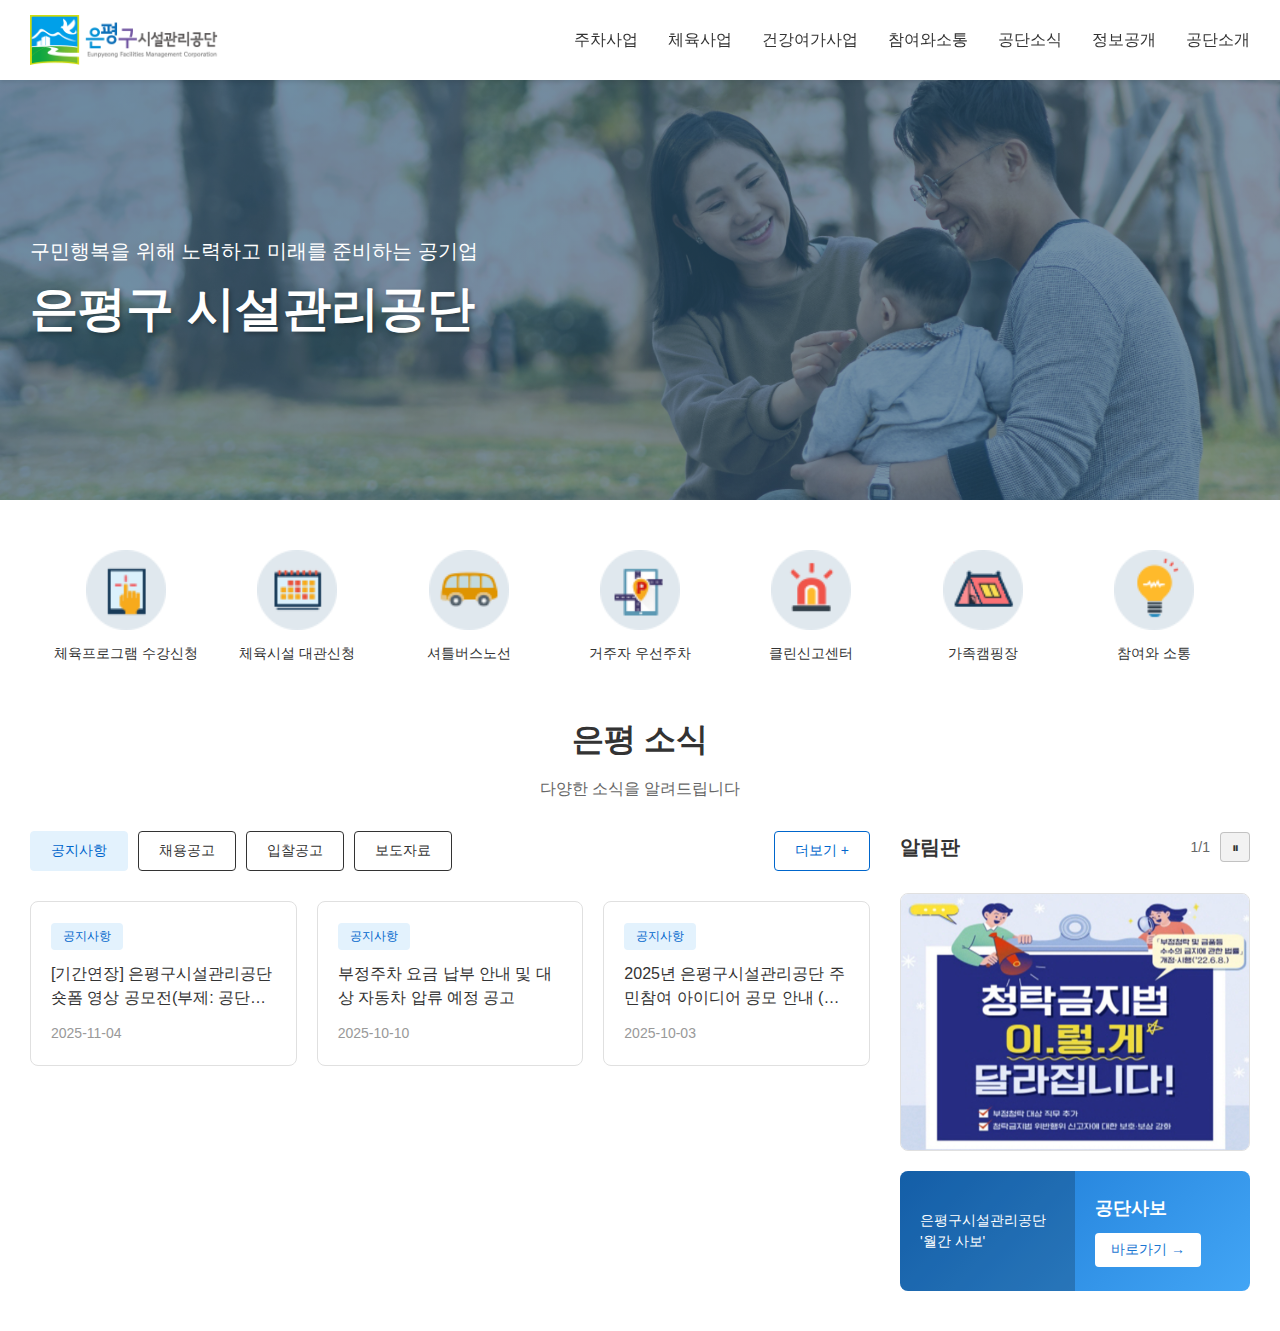
<file: index.html>
<!DOCTYPE html>
<html lang="ko">
<head>
    <meta charset="UTF-8">
    <meta name="viewport" content="width=device-width, initial-scale=1.0">
    <title>은평구시설관리공단</title>
    <link rel="stylesheet" href="styles.css">
</head>
<body>
    <!-- Header -->
    <header class="header">
        <div class="header-container">
            <div class="logo">
                <img src="assets/header_logo.png" alt="은평구시설관리공단" class="logo-icon">
          
            </div>
            <nav class="nav-menu">
                <a href="#" class="nav-item">주차사업</a>
                <a href="#" class="nav-item">체육사업</a>
                <a href="#" class="nav-item">건강여가사업</a>
                <a href="participation.html" class="nav-item">참여와소통</a>
                <a href="#" class="nav-item">공단소식</a>
                <a href="#" class="nav-item">정보공개</a>
                <a href="#" class="nav-item">공단소개</a>
            </nav>
            <button class="hamburger-menu">
                <span></span>
                <span></span>
                <span></span>
            </button>
        </div>
    </header>

    <!-- Main Banner / Hero Section -->
    <section class="hero-section">
        <div class="hero-background">
            <div class="hero-overlay"></div>
        </div>
        <div class="hero-content">
            <div class="hero-text">
                <p class="hero-subtitle">구민행복을 위해 노력하고 미래를 준비하는 공기업</p>
                <h1 class="hero-title">은평구 시설관리공단</h1>
            </div>
            
        </div>
    </section>

    <!-- Service Icons Section -->
    <section class="services-section">
        
        <div class="services-container">
            <a href="course-registration.html" class="service-item">
                <div class="service-icon service-red"><img src="assets/icon1.png" alt="체육프로그램 수강신청"></div>
                <div class="service-label">체육프로그램 수강신청 </div>
            </a>
            <a href="facility-rental.html" class="service-item">
                <div class="service-icon service-blue"><img src="assets/icon2.png" alt="체육시설 대관신청"></div>
                <div class="service-label">체육시설 대관신청</div>
            </a>
            <a href="shuttle-bus.html" class="service-item">
                <div class="service-icon service-green"><img src="assets/icon4.png" alt="셔틀버스노선"></div>
                <div class="service-label">셔틀버스노선</div>
            </a>
            <div class="service-item">
                <div class="service-icon service-yellow"><img src="assets/icon3.png" alt="거주자 우선주차"></div>
                <div class="service-label">거주자 우선주차</div>
            </div>
            <a href="clean-report.html" class="service-item">
                <div class="service-icon service-blue"><img src="assets/icon5.png" alt="클린신고센터"></div>
                <div class="service-label">클린신고센터</div>
            </a>
            <div class="service-item">
                <div class="service-icon service-brown"><img src="assets/icon6.png" alt="가족캠핑장"></div>
                <div class="service-label">가족캠핑장</div>
            </div>
            <a href="participation.html" class="service-item">
                <div class="service-icon service-orange"><img src="assets/icon7.png" alt="참여와 소통"></div>
                <div class="service-label">참여와 소통</div>
            </a>
        </div>
      
    </section>

    <!-- 은평 소식 Section -->
    <section class="news-section">
        <div class="news-header">
            <h2 class="news-title">은평 소식</h2>
            <p class="news-subtitle">다양한 소식을 알려드립니다</p>
        </div>
        <div class="news-container">
            <div class="news-main">
                <div class="news-filters">
                    <button class="filter-btn active">공지사항</button>
                    <button class="filter-btn">채용공고</button>
                    <button class="filter-btn">입찰공고</button>
                    <button class="filter-btn">보도자료</button>
                    <button class="more-btn">더보기 +</button>
                </div>

                <div class="news-cards">
                    <div class="news-card">
                        <span class="card-label">공지사항</span>
                        <h3 class="card-title">[기간연장] 은평구시설관리공단 숏폼 영상 공모전(부제: 공단의 새로운 이야기를 들려주세요)</h3>
                        <p class="card-date">2025-11-04</p>
                    </div>
                    <div class="news-card">
                        <span class="card-label">공지사항</span>
                        <h3 class="card-title">부정주차 요금 납부 안내 및 대상 자동차 압류 예정 공고</h3>
                        <p class="card-date">2025-10-10</p>
                    </div>
                    <div class="news-card">
                        <span class="card-label">공지사항</span>
                        <h3 class="card-title">2025년 은평구시설관리공단 주민참여 아이디어 공모 안내 (연장)</h3>
                        <p class="card-date">2025-10-03</p>
                    </div>
                </div>
            </div>

            <div class="news-sidebar">
                <div class="sidebar-header">
                    <h3 class="sidebar-title">알림판</h3>
                    <div class="sidebar-controls">
                        <span class="slide-indicator">1/1</span>
                        <button class="pause-btn">⏸</button>
                    </div>
                </div>

                <div class="sidebar-announcements">
                    <div class="sidebar-announcement-image">
                        <img src="assets/anti-graft-poster.png" alt="청탁금지법 안내" class="announcement-img">
                    </div>
                </div>

                <div class="sidebar-banner bottom-banner">
                    <div class="newsletter-box">
                        <p class="newsletter-label">은평구시설관리공단 '월간 사보'</p>
                    </div>
                    <div class="newsletter-content">
                        <h4 class="newsletter-title">공단사보</h4>
                        <button class="newsletter-btn">바로가기 →</button>
                    </div>
                </div>
            </div>
        </div>
    </section>

    <script src="script.js"></script>
</body>
</html>
</file>
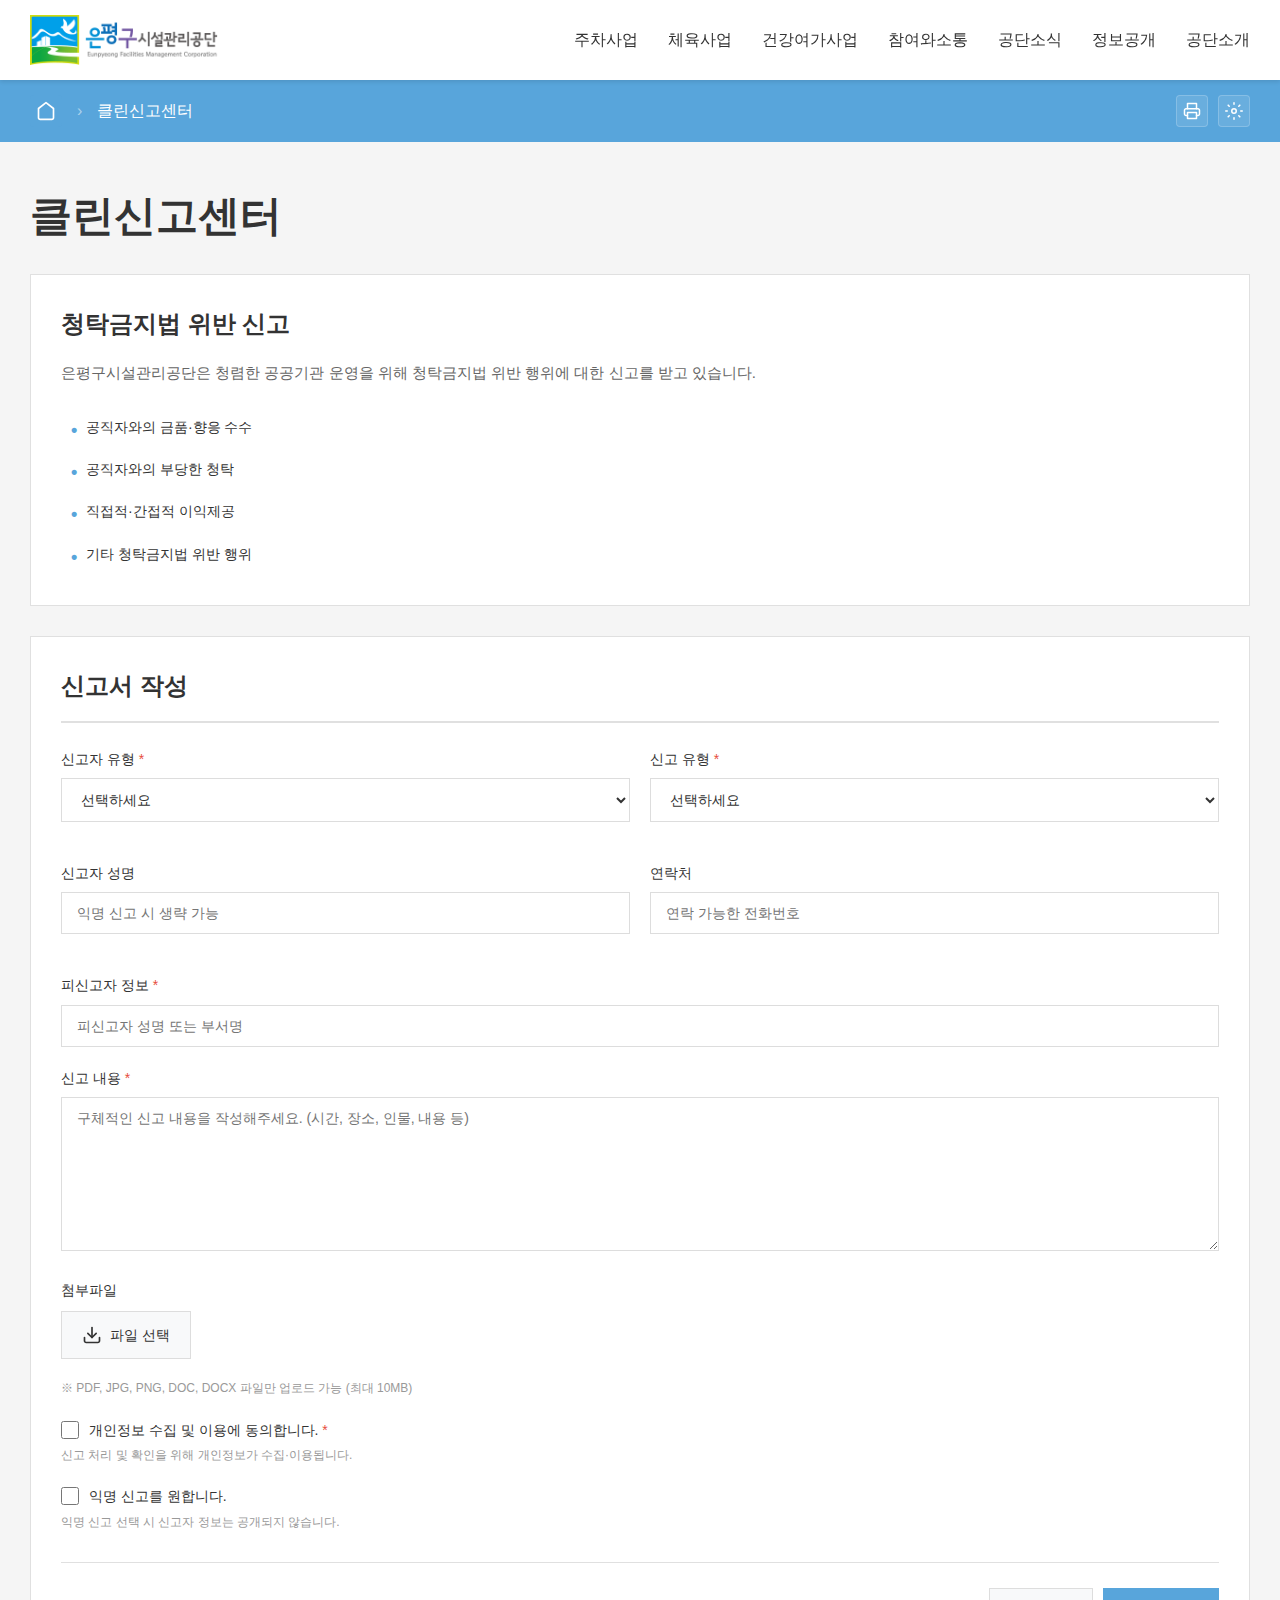
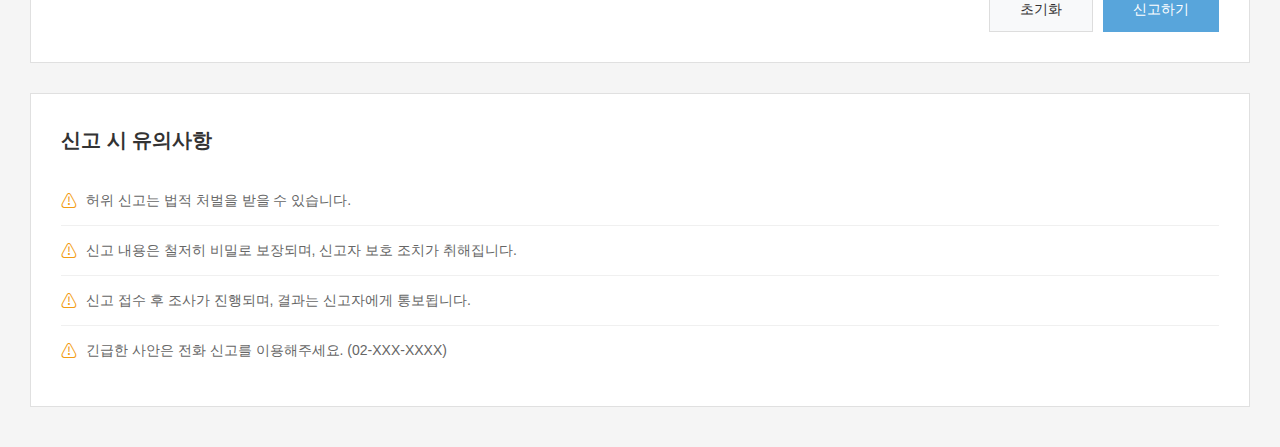
<file: clean-report.html>
<!DOCTYPE html>
<html lang="ko">
<head>
    <meta charset="UTF-8">
    <meta name="viewport" content="width=device-width, initial-scale=1.0">
    <title>클린신고센터 - 은평구시설관리공단</title>
    <link rel="stylesheet" href="styles.css">
</head>
<body>
    <!-- Header -->
    <header class="header">
        <div class="header-container">
            <div class="logo">
                <a href="index.html"><img src="assets/header_logo.png" alt="은평구시설관리공단" class="logo-icon"></a>
            </div>
            <nav class="nav-menu">
                <a href="#" class="nav-item">주차사업</a>
                <a href="#" class="nav-item">체육사업</a>
                <a href="#" class="nav-item">건강여가사업</a>
                <a href="participation.html" class="nav-item">참여와소통</a>
                <a href="#" class="nav-item">공단소식</a>
                <a href="#" class="nav-item">정보공개</a>
                <a href="#" class="nav-item">공단소개</a>
            </nav>
            <button class="hamburger-menu">
                <span></span>
                <span></span>
                <span></span>
            </button>
        </div>
    </header>

    <!-- Breadcrumb -->
    <nav class="breadcrumb-nav">
        <div class="breadcrumb-container">
            <a href="index.html" class="breadcrumb-home">
                <svg width="20" height="20" viewBox="0 0 24 24" fill="none" xmlns="http://www.w3.org/2000/svg">
                    <path d="M3 9L12 2L21 9V20C21 20.5304 20.7893 21.0391 20.4142 21.4142C20.0391 21.7893 19.5304 22 19 22H5C4.46957 22 3.96086 21.7893 3.58579 21.4142C3.21071 21.0391 3 20.5304 3 20V9Z" stroke="white" stroke-width="2" stroke-linecap="round" stroke-linejoin="round"/>
                </svg>
            </a>
            <span class="breadcrumb-separator">›</span>
            <span class="breadcrumb-current">클린신고센터</span>
            <div class="breadcrumb-actions">
                <button class="breadcrumb-icon-btn" title="인쇄">
                    <svg width="18" height="18" viewBox="0 0 24 24" fill="none" xmlns="http://www.w3.org/2000/svg">
                        <path d="M6 9V2H18V9" stroke="currentColor" stroke-width="2" stroke-linecap="round" stroke-linejoin="round"/>
                        <path d="M6 18H4C3.46957 18 2.96086 17.7893 2.58579 17.4142C2.21071 17.0391 2 16.5304 2 16V11C2 10.4696 2.21071 9.96086 2.58579 9.58579C2.96086 9.21071 3.46957 9 4 9H20C20.5304 9 21.0391 9.21071 21.4142 9.58579C21.7893 9.96086 22 10.4696 22 11V16C22 16.5304 21.7893 17.0391 21.4142 17.4142C21.0391 17.7893 20.5304 18 20 18H18" stroke="currentColor" stroke-width="2" stroke-linecap="round" stroke-linejoin="round"/>
                        <path d="M18 14H6V22H18V14Z" stroke="currentColor" stroke-width="2" stroke-linecap="round" stroke-linejoin="round"/>
                    </svg>
                </button>
                <button class="breadcrumb-icon-btn" title="설정">
                    <svg width="18" height="18" viewBox="0 0 24 24" fill="none" xmlns="http://www.w3.org/2000/svg">
                        <circle cx="12" cy="12" r="3" stroke="currentColor" stroke-width="2"/>
                        <path d="M12 1V3M12 21V23M4.22 4.22L5.64 5.64M18.36 18.36L19.78 19.78M1 12H3M21 12H23M4.22 19.78L5.64 18.36M18.36 5.64L19.78 4.22" stroke="currentColor" stroke-width="2" stroke-linecap="round"/>
                    </svg>
                </button>
            </div>
        </div>
    </nav>

    <!-- Main Content -->
    <main class="course-main">
        <div class="course-container">
            <h2 class="course-page-title">클린신고센터</h2>

            <!-- Information Section -->
            <div class="clean-report-info">
                <div class="clean-report-info-box">
                    <h3>청탁금지법 위반 신고</h3>
                    <p>은평구시설관리공단은 청렴한 공공기관 운영을 위해 청탁금지법 위반 행위에 대한 신고를 받고 있습니다.</p>
                    <ul class="clean-report-list">
                        <li>공직자와의 금품·향응 수수</li>
                        <li>공직자와의 부당한 청탁</li>
                        <li>직접적·간접적 이익제공</li>
                        <li>기타 청탁금지법 위반 행위</li>
                    </ul>
                </div>
            </div>

            <!-- Report Form -->
            <div class="clean-report-form-section">
                <h3 class="form-section-title">신고서 작성</h3>
                <form class="clean-report-form" id="cleanReportForm">
                    <div class="form-row">
                        <div class="form-group">
                            <label class="form-label">신고자 유형 <span class="required">*</span></label>
                            <select class="form-select" name="reporterType" required>
                                <option value="">선택하세요</option>
                                <option value="citizen">일반시민</option>
                                <option value="employee">공단직원</option>
                                <option value="contractor">협력업체</option>
                                <option value="anonymous">익명</option>
                            </select>
                        </div>
                        <div class="form-group">
                            <label class="form-label">신고 유형 <span class="required">*</span></label>
                            <select class="form-select" name="reportType" required>
                                <option value="">선택하세요</option>
                                <option value="gift">금품·향응 수수</option>
                                <option value="request">부당한 청탁</option>
                                <option value="benefit">이익제공</option>
                                <option value="other">기타</option>
                            </select>
                        </div>
                    </div>

                    <div class="form-row">
                        <div class="form-group">
                            <label class="form-label">신고자 성명</label>
                            <input type="text" class="form-input" name="reporterName" placeholder="익명 신고 시 생략 가능">
                        </div>
                        <div class="form-group">
                            <label class="form-label">연락처</label>
                            <input type="tel" class="form-input" name="reporterPhone" placeholder="연락 가능한 전화번호">
                        </div>
                    </div>

                    <div class="form-group">
                        <label class="form-label">피신고자 정보 <span class="required">*</span></label>
                        <input type="text" class="form-input" name="reportedPerson" placeholder="피신고자 성명 또는 부서명" required>
                    </div>

                    <div class="form-group">
                        <label class="form-label">신고 내용 <span class="required">*</span></label>
                        <textarea class="form-textarea" name="reportContent" rows="8" placeholder="구체적인 신고 내용을 작성해주세요. (시간, 장소, 인물, 내용 등)" required></textarea>
                    </div>

                    <div class="form-group">
                        <label class="form-label">첨부파일</label>
                        <div class="file-upload-area">
                            <input type="file" class="file-input" id="fileInput" multiple accept=".pdf,.jpg,.jpeg,.png,.doc,.docx">
                            <label for="fileInput" class="file-upload-label">
                                <svg width="20" height="20" viewBox="0 0 24 24" fill="none" xmlns="http://www.w3.org/2000/svg">
                                    <path d="M21 15V19C21 19.5304 20.7893 20.0391 20.4142 20.4142C20.0391 20.7893 19.5304 21 19 21H5C4.46957 21 3.96086 20.7893 3.58579 20.4142C3.21071 20.0391 3 19.5304 3 19V15" stroke="currentColor" stroke-width="2" stroke-linecap="round" stroke-linejoin="round"/>
                                    <polyline points="7 10 12 15 17 10" stroke="currentColor" stroke-width="2" stroke-linecap="round" stroke-linejoin="round"/>
                                    <line x1="12" y1="15" x2="12" y2="3" stroke="currentColor" stroke-width="2" stroke-linecap="round"/>
                                </svg>
                                파일 선택
                            </label>
                            <div class="file-list" id="fileList"></div>
                        </div>
                        <p class="form-help-text">※ PDF, JPG, PNG, DOC, DOCX 파일만 업로드 가능 (최대 10MB)</p>
                    </div>

                    <div class="form-group">
                        <label class="checkbox-label">
                            <input type="checkbox" name="privacyAgree" required>
                            <span>개인정보 수집 및 이용에 동의합니다. <span class="required">*</span></span>
                        </label>
                        <p class="form-help-text">신고 처리 및 확인을 위해 개인정보가 수집·이용됩니다.</p>
                    </div>

                    <div class="form-group">
                        <label class="checkbox-label">
                            <input type="checkbox" name="anonymousAgree">
                            <span>익명 신고를 원합니다.</span>
                        </label>
                        <p class="form-help-text">익명 신고 선택 시 신고자 정보는 공개되지 않습니다.</p>
                    </div>

                    <div class="form-actions">
                        <button type="reset" class="btn-reset">초기화</button>
                        <button type="submit" class="btn-submit">신고하기</button>
                    </div>
                </form>
            </div>

            <!-- Notice Section -->
            <div class="clean-report-notice">
                <h3 class="notice-title">신고 시 유의사항</h3>
                <ul class="notice-list">
                    <li>허위 신고는 법적 처벌을 받을 수 있습니다.</li>
                    <li>신고 내용은 철저히 비밀로 보장되며, 신고자 보호 조치가 취해집니다.</li>
                    <li>신고 접수 후 조사가 진행되며, 결과는 신고자에게 통보됩니다.</li>
                    <li>긴급한 사안은 전화 신고를 이용해주세요. (02-XXX-XXXX)</li>
                </ul>
            </div>
        </div>
    </main>

    <script src="script.js"></script>
    <script>
        // File upload handling
        const fileInput = document.getElementById('fileInput');
        const fileList = document.getElementById('fileList');

        fileInput.addEventListener('change', function(e) {
            fileList.innerHTML = '';
            const files = Array.from(e.target.files);
            
            files.forEach((file, index) => {
                const fileItem = document.createElement('div');
                fileItem.className = 'file-item';
                fileItem.innerHTML = `
                    <span class="file-name">${file.name}</span>
                    <button type="button" class="file-remove" data-index="${index}">×</button>
                `;
                fileList.appendChild(fileItem);
            });

            // Remove file button
            fileList.querySelectorAll('.file-remove').forEach(btn => {
                btn.addEventListener('click', function() {
                    const index = parseInt(this.getAttribute('data-index'));
                    const dt = new DataTransfer();
                    const files = Array.from(fileInput.files);
                    files.splice(index, 1);
                    files.forEach(file => dt.items.add(file));
                    fileInput.files = dt.files;
                    this.parentElement.remove();
                });
            });
        });

        // Form submission
        document.getElementById('cleanReportForm').addEventListener('submit', function(e) {
            e.preventDefault();
            
            if (confirm('신고서를 제출하시겠습니까?')) {
                alert('신고가 접수되었습니다. 검토 후 연락드리겠습니다.');
                this.reset();
                fileList.innerHTML = '';
            }
        });
    </script>
</body>
</html>
</file>
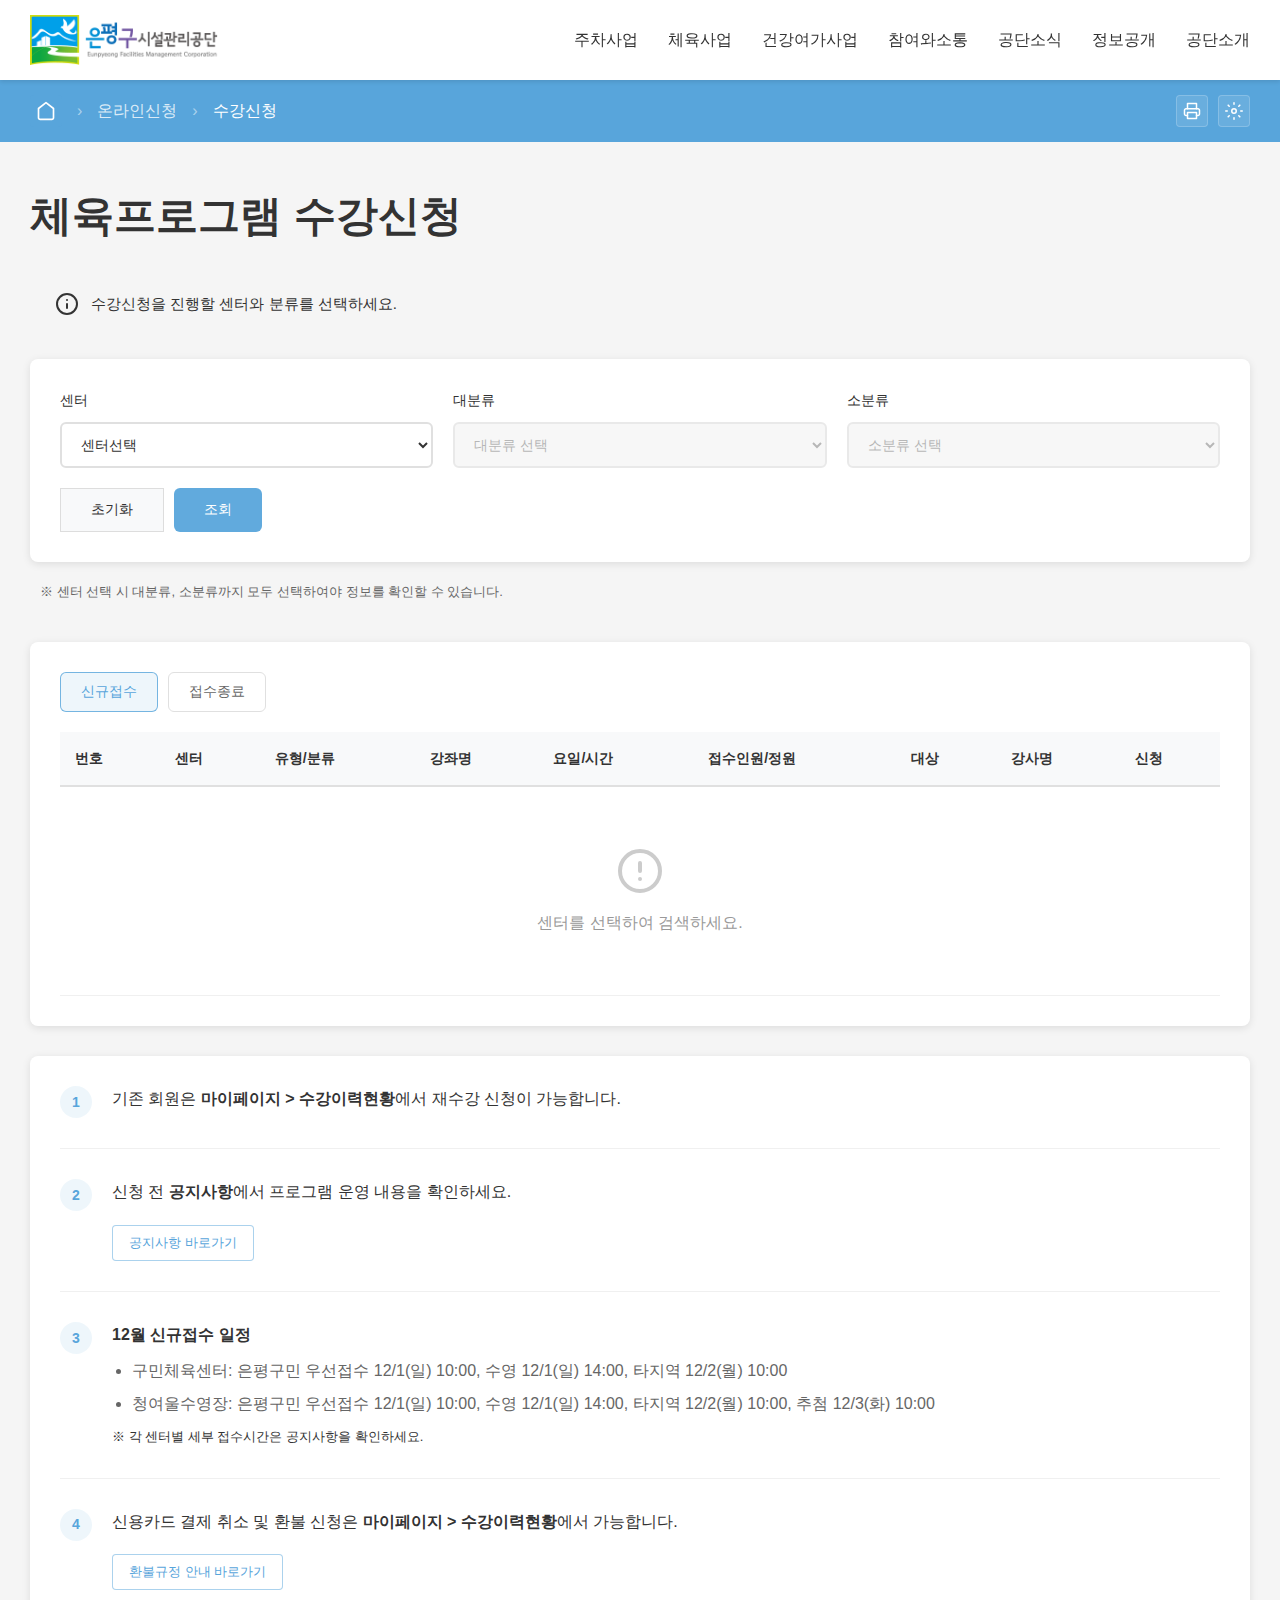
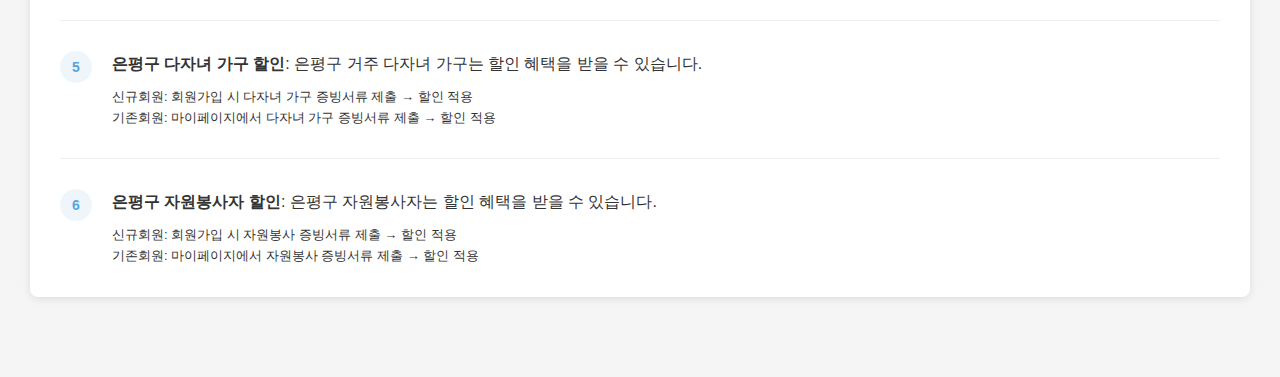
<file: course-registration.html>
<!DOCTYPE html>
<html lang="ko">
<head>
    <meta charset="UTF-8">
    <meta name="viewport" content="width=device-width, initial-scale=1.0">
    <title>체육프로그램 수강신청 - 은평구시설관리공단</title>
    <link rel="stylesheet" href="styles.css">
</head>
<body>
    <!-- Header -->
    <header class="header">
        <div class="header-container">
            <div class="logo">
                <a href="index.html"><img src="assets/header_logo.png" alt="은평구시설관리공단" class="logo-icon"></a>
            </div>
            <nav class="nav-menu">
                <a href="#" class="nav-item">주차사업</a>
                <a href="#" class="nav-item">체육사업</a>
                <a href="#" class="nav-item">건강여가사업</a>
                <a href="participation.html" class="nav-item">참여와소통</a>
                <a href="#" class="nav-item">공단소식</a>
                <a href="#" class="nav-item">정보공개</a>
                <a href="#" class="nav-item">공단소개</a>
            </nav>
            <button class="hamburger-menu">
                <span></span>
                <span></span>
                <span></span>
            </button>
        </div>
    </header>

    <!-- Breadcrumb -->
    <nav class="breadcrumb-nav">
        <div class="breadcrumb-container">
            <a href="index.html" class="breadcrumb-home">
                <svg width="20" height="20" viewBox="0 0 24 24" fill="none" xmlns="http://www.w3.org/2000/svg">
                    <path d="M3 9L12 2L21 9V20C21 20.5304 20.7893 21.0391 20.4142 21.4142C20.0391 21.7893 19.5304 22 19 22H5C4.46957 22 3.96086 21.7893 3.58579 21.4142C3.21071 21.0391 3 20.5304 3 20V9Z" stroke="white" stroke-width="2" stroke-linecap="round" stroke-linejoin="round"/>
                </svg>
            </a>
            <span class="breadcrumb-separator">›</span>
            <a href="#" class="breadcrumb-item">온라인신청</a>
           
            <span class="breadcrumb-separator">›</span>
            <span class="breadcrumb-current">수강신청</span>
            <div class="breadcrumb-actions">
                <button class="breadcrumb-icon-btn" title="인쇄">
                    <svg width="18" height="18" viewBox="0 0 24 24" fill="none" xmlns="http://www.w3.org/2000/svg">
                        <path d="M6 9V2H18V9" stroke="currentColor" stroke-width="2" stroke-linecap="round" stroke-linejoin="round"/>
                        <path d="M6 18H4C3.46957 18 2.96086 17.7893 2.58579 17.4142C2.21071 17.0391 2 16.5304 2 16V11C2 10.4696 2.21071 9.96086 2.58579 9.58579C2.96086 9.21071 3.46957 9 4 9H20C20.5304 9 21.0391 9.21071 21.4142 9.58579C21.7893 9.96086 22 10.4696 22 11V16C22 16.5304 21.7893 17.0391 21.4142 17.4142C21.0391 17.7893 20.5304 18 20 18H18" stroke="currentColor" stroke-width="2" stroke-linecap="round" stroke-linejoin="round"/>
                        <path d="M18 14H6V22H18V14Z" stroke="currentColor" stroke-width="2" stroke-linecap="round" stroke-linejoin="round"/>
                    </svg>
                </button>
                <button class="breadcrumb-icon-btn" title="설정">
                    <svg width="18" height="18" viewBox="0 0 24 24" fill="none" xmlns="http://www.w3.org/2000/svg">
                        <circle cx="12" cy="12" r="3" stroke="currentColor" stroke-width="2"/>
                        <path d="M12 1V3M12 21V23M4.22 4.22L5.64 5.64M18.36 18.36L19.78 19.78M1 12H3M21 12H23M4.22 19.78L5.64 18.36M18.36 5.64L19.78 4.22" stroke="currentColor" stroke-width="2" stroke-linecap="round"/>
                    </svg>
                </button>
            </div>
        </div>
    </nav>

    <!-- Main Content -->
    <main class="course-main">
        <div class="course-container">
            <h2 class="course-page-title">체육프로그램 수강신청</h2>

            <!-- Instruction Bar -->
            <div class="course-instruction-bar">
                <svg width="24" height="24" viewBox="0 0 24 24" fill="none" xmlns="http://www.w3.org/2000/svg">
                    <circle cx="12" cy="12" r="10" stroke="currentColor" stroke-width="2"/>
                    <path d="M12 16V12M12 8H12.01" stroke="currentColor" stroke-width="2" stroke-linecap="round"/>
                </svg>
                <span>수강신청을 진행할 센터와 분류를 선택하세요.</span>
            </div>

            <!-- Selection Form -->
            <div class="course-selection-form">
                <div class="selection-group">
                    <label class="selection-label">센터</label>
                    <select class="selection-dropdown" id="centerSelect">
                        <option value="">센터선택</option>
                        <option value="sports-town">은평종합스포츠타운</option>
                        <option value="swimming-pool">은평청여울수영장</option>
                    </select>
                </div>
                <div class="selection-group">
                    <label class="selection-label">대분류</label>
                    <select class="selection-dropdown" id="majorCategorySelect" disabled>
                        <option value="">대분류 선택</option>
                    </select>
                </div>
                <div class="selection-group">
                    <label class="selection-label">소분류</label>
                    <select class="selection-dropdown" id="minorCategorySelect" disabled>
                        <option value="">소분류 선택</option>
                    </select>
                </div>
                <div class="selection-actions">
                    <button class="btn-reset">초기화</button>
                    <button class="btn-search">조회</button>
                </div>
            </div>

            <p class="course-note">※ 센터 선택 시 대분류, 소분류까지 모두 선택하여야 정보를 확인할 수 있습니다.</p>

            <!-- Course List Section -->
            <div class="course-list-section">
                <div class="course-list-header">
                    <div class="course-status-buttons">
                        <button class="status-btn active" data-status="new">신규접수</button>
                        <button class="status-btn" data-status="closed">접수종료</button>
                    </div>
                </div>

                <div class="course-table-container">
                    <table class="course-table">
                        <thead>
                            <tr>
                                <th>번호</th>
                                <th>센터</th>
                                <th>유형/분류</th>
                                <th>강좌명</th>
                                <th>요일/시간</th>
                                <th>접수인원/정원</th>
                                <th>대상</th>
                                <th>강사명</th>
                                <th>신청</th>
                            </tr>
                        </thead>
                        <tbody>
                            <tr class="course-empty-row">
                                <td colspan="9">
                                    <div class="empty-message">
                                        <svg width="48" height="48" viewBox="0 0 24 24" fill="none" xmlns="http://www.w3.org/2000/svg">
                                            <circle cx="12" cy="12" r="10" stroke="currentColor" stroke-width="2"/>
                                            <path d="M12 8V12M12 16H12.01" stroke="currentColor" stroke-width="2" stroke-linecap="round"/>
                                        </svg>
                                        <p>센터를 선택하여 검색하세요.</p>
                                    </div>
                                </td>
                            </tr>
                        </tbody>
                    </table>
                </div>
            </div>

            <!-- Instructions Section -->
            <div class="course-instructions">
                <div class="instruction-item">
                    <span class="instruction-number">1</span>
                    <div class="instruction-content">
                        <p>기존 회원은 <strong>마이페이지 > 수강이력현황</strong>에서 재수강 신청이 가능합니다.</p>
                    </div>
                </div>
                <div class="instruction-item">
                    <span class="instruction-number">2</span>
                    <div class="instruction-content">
                        <p>신청 전 <strong>공지사항</strong>에서 프로그램 운영 내용을 확인하세요.</p>
                        <button class="instruction-link-btn">공지사항 바로가기</button>
                    </div>
                </div>
                <div class="instruction-item">
                    <span class="instruction-number">3</span>
                    <div class="instruction-content">
                        <p><strong>12월 신규접수 일정</strong></p>
                        <ul>
                            <li>구민체육센터: 은평구민 우선접수 12/1(일) 10:00, 수영 12/1(일) 14:00, 타지역 12/2(월) 10:00</li>
                            <li>청여울수영장: 은평구민 우선접수 12/1(일) 10:00, 수영 12/1(일) 14:00, 타지역 12/2(월) 10:00, 추첨 12/3(화) 10:00</li>
                        </ul>
                        <p class="instruction-subnote">※ 각 센터별 세부 접수시간은 공지사항을 확인하세요.</p>
                    </div>
                </div>
                <div class="instruction-item">
                    <span class="instruction-number">4</span>
                    <div class="instruction-content">
                        <p>신용카드 결제 취소 및 환불 신청은 <strong>마이페이지 > 수강이력현황</strong>에서 가능합니다.</p>
                        <button class="instruction-link-btn">환불규정 안내 바로가기</button>
                    </div>
                </div>
                <div class="instruction-item">
                    <span class="instruction-number">5</span>
                    <div class="instruction-content">
                        <p><strong>은평구 다자녀 가구 할인</strong>: 은평구 거주 다자녀 가구는 할인 혜택을 받을 수 있습니다.</p>
                        <p class="instruction-subnote">신규회원: 회원가입 시 다자녀 가구 증빙서류 제출 → 할인 적용<br>기존회원: 마이페이지에서 다자녀 가구 증빙서류 제출 → 할인 적용</p>
                    </div>
                </div>
                <div class="instruction-item">
                    <span class="instruction-number">6</span>
                    <div class="instruction-content">
                        <p><strong>은평구 자원봉사자 할인</strong>: 은평구 자원봉사자는 할인 혜택을 받을 수 있습니다.</p>
                        <p class="instruction-subnote">신규회원: 회원가입 시 자원봉사 증빙서류 제출 → 할인 적용<br>기존회원: 마이페이지에서 자원봉사 증빙서류 제출 → 할인 적용</p>
                    </div>
                </div>
            </div>
        </div>
    </main>

    <script src="script.js"></script>
    <script>
        // 대분류/소분류 데이터
        const categoryData = {
            'sports-town': {
                major: [
                    { value: 'fitness', label: '헬스/피트니스' },
                    { value: 'sports', label: '구기종목' },
                    { value: 'racket', label: '라켓스포츠' },
                    { value: 'martial', label: '무도/무예' },
                    { value: 'dance', label: '댄스/리듬' },
                    { value: 'yoga', label: '요가/필라테스' }
                ],
                minor: {
                    'fitness': [
                        { value: 'weight', label: '웨이트트레이닝' },
                        { value: 'cardio', label: '유산소운동' },
                        { value: 'pilates', label: '필라테스' }
                    ],
                    'sports': [
                        { value: 'basketball', label: '농구' },
                        { value: 'volleyball', label: '배구' },
                        { value: 'badminton', label: '배드민턴' },
                        { value: 'tabletennis', label: '탁구' }
                    ],
                    'racket': [
                        { value: 'tennis', label: '테니스' },
                        { value: 'squash', label: '스쿼시' }
                    ],
                    'martial': [
                        { value: 'taekwondo', label: '태권도' },
                        { value: 'judo', label: '유도' },
                        { value: 'aikido', label: '합기도' }
                    ],
                    'dance': [
                        { value: 'kpop', label: 'K-POP댄스' },
                        { value: 'ballroom', label: '댄스스포츠' },
                        { value: 'hiphop', label: '힙합댄스' }
                    ],
                    'yoga': [
                        { value: 'hatha', label: '하타요가' },
                        { value: 'vinyasa', label: '빈야사요가' },
                        { value: 'pilates-yoga', label: '요가필라테스' }
                    ]
                }
            },
            'swimming-pool': {
                major: [
                    { value: 'swimming', label: '수영' },
                    { value: 'aqua', label: '수중운동' },
                    { value: 'diving', label: '다이빙' }
                ],
                minor: {
                    'swimming': [
                        { value: 'beginner', label: '초급반' },
                        { value: 'intermediate', label: '중급반' },
                        { value: 'advanced', label: '고급반' },
                        { value: 'freestyle', label: '자유형' },
                        { value: 'breaststroke', label: '평영' },
                        { value: 'backstroke', label: '배영' },
                        { value: 'butterfly', label: '접영' }
                    ],
                    'aqua': [
                        { value: 'aqua-aerobics', label: '아쿠아에어로빅' },
                        { value: 'aqua-jogging', label: '아쿠아조깅' }
                    ],
                    'diving': [
                        { value: 'springboard', label: '스프링보드' },
                        { value: 'platform', label: '플랫폼' }
                    ]
                }
            }
        };

        // 강좌 데이터
        const courseData = {
            'sports-town': {
                'fitness-weight': [
                    { id: 1, center: '은평종합스포츠타운', category: '헬스/피트니스 > 웨이트트레이닝', name: '초급 웨이트트레이닝', day: '월,수,금', time: '10:00-11:00', current: 15, max: 20, target: '성인', instructor: '김철수', status: 'new' },
                    { id: 2, center: '은평종합스포츠타운', category: '헬스/피트니스 > 웨이트트레이닝', name: '중급 웨이트트레이닝', day: '화,목', time: '19:00-20:30', current: 12, max: 15, target: '성인', instructor: '이영희', status: 'new' }
                ],
                'fitness-cardio': [
                    { id: 3, center: '은평종합스포츠타운', category: '헬스/피트니스 > 유산소운동', name: '러닝 클럽', day: '토', time: '07:00-08:30', current: 25, max: 30, target: '전체', instructor: '박민수', status: 'new' }
                ],
                'sports-basketball': [
                    { id: 4, center: '은평종합스포츠타운', category: '구기종목 > 농구', name: '초등부 농구반', day: '토,일', time: '14:00-16:00', current: 18, max: 20, target: '초등학생', instructor: '최동욱', status: 'new' },
                    { id: 5, center: '은평종합스포츠타운', category: '구기종목 > 농구', name: '성인 농구반', day: '화,목', time: '20:00-22:00', current: 10, max: 12, target: '성인', instructor: '정수진', status: 'closed' }
                ],
                'racket-tennis': [
                    { id: 6, center: '은평종합스포츠타운', category: '라켓스포츠 > 테니스', name: '테니스 입문반', day: '월,수,금', time: '18:00-19:30', current: 8, max: 10, target: '성인', instructor: '한지훈', status: 'new' }
                ],
                'dance-kpop': [
                    { id: 7, center: '은평종합스포츠타운', category: '댄스/리듬 > K-POP댄스', name: 'K-POP 댄스 기초반', day: '화,목', time: '19:00-20:30', current: 20, max: 25, target: '청소년,성인', instructor: '강미라', status: 'new' }
                ],
                'yoga-hatha': [
                    { id: 8, center: '은평종합스포츠타운', category: '요가/필라테스 > 하타요가', name: '하타요가 초급반', day: '월,수,금', time: '09:00-10:00', current: 12, max: 15, target: '성인', instructor: '윤서연', status: 'new' }
                ]
            },
            'swimming-pool': {
                'swimming-beginner': [
                    { id: 9, center: '은평청여울수영장', category: '수영 > 초급반', name: '수영 입문반', day: '월,수,금', time: '10:00-11:00', current: 8, max: 10, target: '전체', instructor: '오수영', status: 'new' },
                    { id: 10, center: '은평청여울수영장', category: '수영 > 초급반', name: '어린이 수영반', day: '화,목', time: '16:00-17:00', current: 12, max: 15, target: '어린이', instructor: '신영수', status: 'new' }
                ],
                'swimming-intermediate': [
                    { id: 11, center: '은평청여울수영장', category: '수영 > 중급반', name: '수영 중급반', day: '월,수,금', time: '19:00-20:00', current: 10, max: 12, target: '성인', instructor: '김수영', status: 'new' }
                ],
                'swimming-freestyle': [
                    { id: 12, center: '은평청여울수영장', category: '수영 > 자유형', name: '자유형 전문반', day: '화,목', time: '20:00-21:30', current: 6, max: 8, target: '성인', instructor: '이수영', status: 'closed' }
                ],
                'aqua-aqua-aerobics': [
                    { id: 13, center: '은평청여울수영장', category: '수중운동 > 아쿠아에어로빅', name: '아쿠아에어로빅', day: '화,목,토', time: '11:00-12:00', current: 15, max: 20, target: '성인', instructor: '박수영', status: 'new' }
                ],
                'aqua-aqua-jogging': [
                    { id: 14, center: '은평청여울수영장', category: '수중운동 > 아쿠아조깅', name: '아쿠아조깅', day: '월,수,금', time: '09:00-10:00', current: 10, max: 15, target: '성인', instructor: '최수영', status: 'new' }
                ],
                'diving-springboard': [
                    { id: 15, center: '은평청여울수영장', category: '다이빙 > 스프링보드', name: '스프링보드 다이빙', day: '토,일', time: '14:00-16:00', current: 5, max: 8, target: '청소년,성인', instructor: '김다이빙', status: 'new' }
                ]
            }
        };

        // 센터 선택 시 대분류 활성화
        document.getElementById('centerSelect').addEventListener('change', function() {
            const majorSelect = document.getElementById('majorCategorySelect');
            const minorSelect = document.getElementById('minorCategorySelect');
            
            if (this.value && categoryData[this.value]) {
                majorSelect.disabled = false;
                majorSelect.innerHTML = '<option value="">대분류 선택</option>';
                
                // 대분류 옵션 추가
                categoryData[this.value].major.forEach(category => {
                    const option = document.createElement('option');
                    option.value = category.value;
                    option.textContent = category.label;
                    majorSelect.appendChild(option);
                });
                
                // 소분류 초기화
                minorSelect.disabled = true;
                minorSelect.innerHTML = '<option value="">소분류 선택</option>';
            } else {
                majorSelect.disabled = true;
                minorSelect.disabled = true;
                majorSelect.innerHTML = '<option value="">대분류 선택</option>';
                minorSelect.innerHTML = '<option value="">소분류 선택</option>';
            }
        });

        // 대분류 선택 시 소분류 활성화
        document.getElementById('majorCategorySelect').addEventListener('change', function() {
            const centerSelect = document.getElementById('centerSelect');
            const minorSelect = document.getElementById('minorCategorySelect');
            
            if (this.value && centerSelect.value && categoryData[centerSelect.value]) {
                const minorCategories = categoryData[centerSelect.value].minor[this.value];
                
                if (minorCategories) {
                    minorSelect.disabled = false;
                    minorSelect.innerHTML = '<option value="">소분류 선택</option>';
                    
                    // 소분류 옵션 추가
                    minorCategories.forEach(category => {
                        const option = document.createElement('option');
                        option.value = category.value;
                        option.textContent = category.label;
                        minorSelect.appendChild(option);
                    });
                } else {
                    minorSelect.disabled = true;
                    minorSelect.innerHTML = '<option value="">소분류 선택</option>';
                }
            } else {
                minorSelect.disabled = true;
                minorSelect.innerHTML = '<option value="">소분류 선택</option>';
            }
        });

        // 초기화 버튼
        document.querySelector('.btn-reset').addEventListener('click', function() {
            document.getElementById('centerSelect').value = '';
            document.getElementById('majorCategorySelect').value = '';
            document.getElementById('minorCategorySelect').value = '';
            document.getElementById('majorCategorySelect').disabled = true;
            document.getElementById('minorCategorySelect').disabled = true;
            document.getElementById('majorCategorySelect').innerHTML = '<option value="">대분류 선택</option>';
            document.getElementById('minorCategorySelect').innerHTML = '<option value="">소분류 선택</option>';
            
            // 테이블 초기화
            displayEmptyTable();
        });

        // 조회 버튼
        document.querySelector('.btn-search').addEventListener('click', function() {
            const center = document.getElementById('centerSelect').value;
            const major = document.getElementById('majorCategorySelect').value;
            const minor = document.getElementById('minorCategorySelect').value;
            
            if (!center || !major || !minor) {
                alert('센터, 대분류, 소분류를 모두 선택해주세요.');
                return;
            }
            
            // 강좌 검색
            const key = `${center}-${major}-${minor}`;
            const courses = courseData[center] && courseData[center][`${major}-${minor}`] ? courseData[center][`${major}-${minor}`] : [];
            
            displayCourses(courses);
        });

        // 강좌 목록 표시 함수
        function displayCourses(courses) {
            const tbody = document.querySelector('.course-table tbody');
            const statusFilter = document.querySelector('.status-btn.active')?.getAttribute('data-status') || 'new';
            
            // 상태 필터 적용
            const filteredCourses = courses.filter(course => course.status === statusFilter);
            
            if (filteredCourses.length === 0) {
                tbody.innerHTML = `
                    <tr class="course-empty-row">
                        <td colspan="9">
                            <div class="empty-message">
                                <svg width="48" height="48" viewBox="0 0 24 24" fill="none" xmlns="http://www.w3.org/2000/svg">
                                    <circle cx="12" cy="12" r="10" stroke="currentColor" stroke-width="2"/>
                                    <path d="M12 8V12M12 16H12.01" stroke="currentColor" stroke-width="2" stroke-linecap="round"/>
                                </svg>
                                <p>해당 조건의 강좌가 없습니다.</p>
                            </div>
                        </td>
                    </tr>
                `;
                return;
            }
            
            tbody.innerHTML = filteredCourses.map(course => `
                <tr>
                    <td>${course.id}</td>
                    <td>${course.center}</td>
                    <td>${course.category}</td>
                    <td>${course.name}</td>
                    <td>${course.day}<br>${course.time}</td>
                    <td>${course.current}/${course.max}</td>
                    <td>${course.target}</td>
                    <td>${course.instructor}</td>
                    <td>
                        <button class="btn-apply" ${course.status === 'closed' ? 'disabled' : ''}>
                            ${course.status === 'closed' ? '접수종료' : '신청'}
                        </button>
                    </td>
                </tr>
            `).join('');
        }

        // 빈 테이블 표시 함수
        function displayEmptyTable() {
            const tbody = document.querySelector('.course-table tbody');
            tbody.innerHTML = `
                <tr class="course-empty-row">
                    <td colspan="9">
                        <div class="empty-message">
                            <svg width="48" height="48" viewBox="0 0 24 24" fill="none" xmlns="http://www.w3.org/2000/svg">
                                <circle cx="12" cy="12" r="10" stroke="currentColor" stroke-width="2"/>
                                <path d="M12 8V12M12 16H12.01" stroke="currentColor" stroke-width="2" stroke-linecap="round"/>
                            </svg>
                            <p>센터를 선택하여 검색하세요.</p>
                        </div>
                    </td>
                </tr>
            `;
        }

        // 상태 버튼 토글
        document.querySelectorAll('.status-btn').forEach(btn => {
            btn.addEventListener('click', function() {
                document.querySelectorAll('.status-btn').forEach(b => b.classList.remove('active'));
                this.classList.add('active');
                
                // 현재 선택된 조건으로 다시 검색
                const center = document.getElementById('centerSelect').value;
                const major = document.getElementById('majorCategorySelect').value;
                const minor = document.getElementById('minorCategorySelect').value;
                
                if (center && major && minor) {
                    const key = `${center}-${major}-${minor}`;
                    const courses = courseData[center] && courseData[center][`${major}-${minor}`] ? courseData[center][`${major}-${minor}`] : [];
                    displayCourses(courses);
                }
            });
        });
    </script>
</body>
</html>
</file>
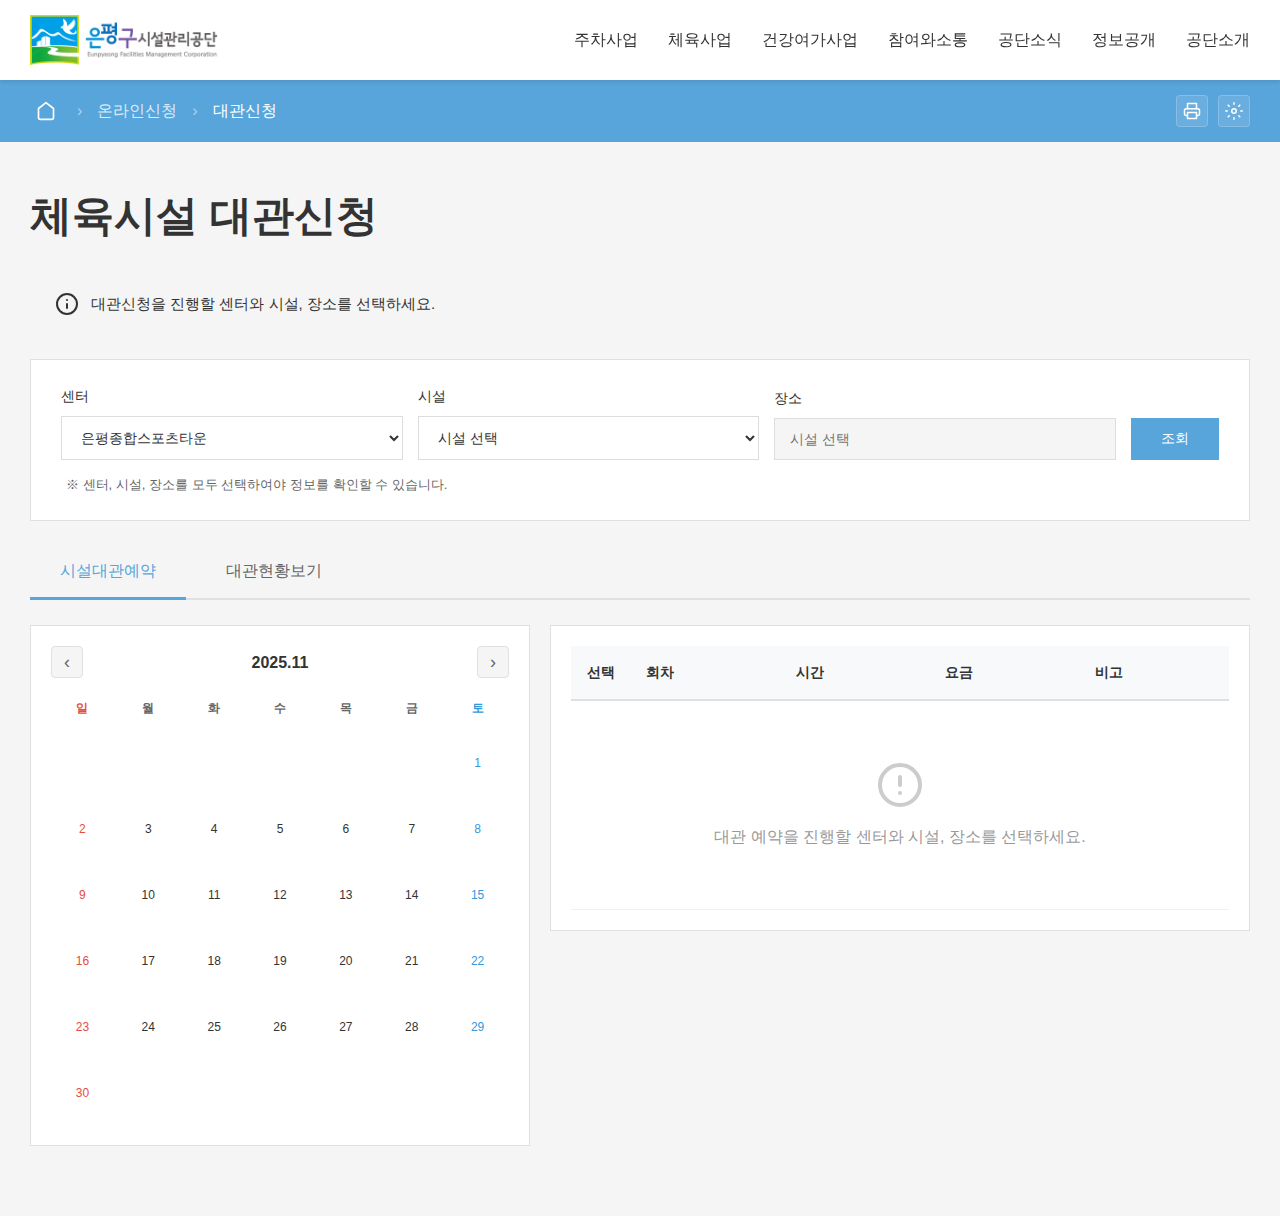
<file: facility-rental.html>
<!DOCTYPE html>
<html lang="ko">
<head>
    <meta charset="UTF-8">
    <meta name="viewport" content="width=device-width, initial-scale=1.0">
    <title>체육시설 대관신청 - 은평구시설관리공단</title>
    <link rel="stylesheet" href="styles.css">
</head>
<body>
    <!-- Header -->
    <header class="header">
        <div class="header-container">
            <div class="logo">
                <a href="index.html"><img src="assets/header_logo.png" alt="은평구시설관리공단" class="logo-icon"></a>
            </div>
            <nav class="nav-menu">
                <a href="#" class="nav-item">주차사업</a>
                <a href="#" class="nav-item">체육사업</a>
                <a href="#" class="nav-item">건강여가사업</a>
                <a href="participation.html" class="nav-item">참여와소통</a>
                <a href="#" class="nav-item">공단소식</a>
                <a href="#" class="nav-item">정보공개</a>
                <a href="#" class="nav-item">공단소개</a>
            </nav>
            <button class="hamburger-menu">
                <span></span>
                <span></span>
                <span></span>
            </button>
        </div>
    </header>

    <!-- Breadcrumb -->
    <nav class="breadcrumb-nav">
        <div class="breadcrumb-container">
            <a href="index.html" class="breadcrumb-home">
                <svg width="20" height="20" viewBox="0 0 24 24" fill="none" xmlns="http://www.w3.org/2000/svg">
                    <path d="M3 9L12 2L21 9V20C21 20.5304 20.7893 21.0391 20.4142 21.4142C20.0391 21.7893 19.5304 22 19 22H5C4.46957 22 3.96086 21.7893 3.58579 21.4142C3.21071 21.0391 3 20.5304 3 20V9Z" stroke="white" stroke-width="2" stroke-linecap="round" stroke-linejoin="round"/>
                </svg>
            </a>
            <span class="breadcrumb-separator">›</span>
            <a href="#" class="breadcrumb-item">온라인신청</a>
            <span class="breadcrumb-separator">›</span>
            <span class="breadcrumb-current">대관신청</span>
            <div class="breadcrumb-actions">
                <button class="breadcrumb-icon-btn" title="인쇄">
                    <svg width="18" height="18" viewBox="0 0 24 24" fill="none" xmlns="http://www.w3.org/2000/svg">
                        <path d="M6 9V2H18V9" stroke="currentColor" stroke-width="2" stroke-linecap="round" stroke-linejoin="round"/>
                        <path d="M6 18H4C3.46957 18 2.96086 17.7893 2.58579 17.4142C2.21071 17.0391 2 16.5304 2 16V11C2 10.4696 2.21071 9.96086 2.58579 9.58579C2.96086 9.21071 3.46957 9 4 9H20C20.5304 9 21.0391 9.21071 21.4142 9.58579C21.7893 9.96086 22 10.4696 22 11V16C22 16.5304 21.7893 17.0391 21.4142 17.4142C21.0391 17.7893 20.5304 18 20 18H18" stroke="currentColor" stroke-width="2" stroke-linecap="round" stroke-linejoin="round"/>
                        <path d="M18 14H6V22H18V14Z" stroke="currentColor" stroke-width="2" stroke-linecap="round" stroke-linejoin="round"/>
                    </svg>
                </button>
                <button class="breadcrumb-icon-btn" title="설정">
                    <svg width="18" height="18" viewBox="0 0 24 24" fill="none" xmlns="http://www.w3.org/2000/svg">
                        <circle cx="12" cy="12" r="3" stroke="currentColor" stroke-width="2"/>
                        <path d="M12 1V3M12 21V23M4.22 4.22L5.64 5.64M18.36 18.36L19.78 19.78M1 12H3M21 12H23M4.22 19.78L5.64 18.36M18.36 5.64L19.78 4.22" stroke="currentColor" stroke-width="2" stroke-linecap="round"/>
                    </svg>
                </button>
            </div>
        </div>
    </nav>

    <!-- Main Content -->
    <main class="course-main">
        <div class="course-container">
            <h2 class="course-page-title">체육시설 대관신청</h2>

            <!-- Instruction Bar -->
            <div class="course-instruction-bar">
                <svg width="24" height="24" viewBox="0 0 24 24" fill="none" xmlns="http://www.w3.org/2000/svg">
                    <circle cx="12" cy="12" r="10" stroke="currentColor" stroke-width="2"/>
                    <path d="M12 16V12M12 8H12.01" stroke="currentColor" stroke-width="2" stroke-linecap="round"/>
                </svg>
                <span>대관신청을 진행할 센터와 시설, 장소를 선택하세요.</span>
            </div>

            <!-- Selection Form -->
            <div class="rental-selection-form">
                <div class="rental-selection-row">
                    <div class="rental-selection-col">
                        <label class="rental-selection-label">센터</label>
                        <select class="rental-selection-dropdown" id="rentalCenterSelect">
                            <option value="">센터 선택</option>
                            <option value="sports-town" selected>은평종합스포츠타운</option>
                            <option value="swimming-pool">은평청여울수영장</option>
                        </select>
                    </div>
                    <div class="rental-selection-col">
                        <label class="rental-selection-label">시설</label>
                        <select class="rental-selection-dropdown" id="rentalFacilitySelect">
                            <option value="">시설 선택</option>
                            <option value="sports-center-football">구민체육센터 구립축구장</option>
                            <option value="sports-center-tennis">구민체육센터 구립테니스장</option>
                            <option value="bukhan-tennis">북한산 장미테니스장[건강여가]</option>
                            <option value="seonjeong-tennis">선정테니스장[건강여가]</option>
                        </select>
                    </div>
                    <div class="rental-selection-col">
                        <label class="rental-selection-label">장소</label>
                        <input type="text" class="rental-selection-input" id="rentalLocationInput" placeholder="시설 선택" disabled>
                    </div>
                    <div class="rental-selection-col rental-search-col">
                        <button class="btn-search rental-search-btn">조회</button>
                    </div>
                </div>
                <p class="rental-note">※ 센터, 시설, 장소를 모두 선택하여야 정보를 확인할 수 있습니다.</p>
            </div>

            <!-- Tabs -->
            <div class="rental-tabs">
                <button class="rental-tab active" data-tab="reservation">시설대관예약</button>
                <button class="rental-tab" data-tab="status">대관현황보기</button>
            </div>

            <!-- Application Purpose -->
   
            <!-- Calendar and Table Section -->
            <div class="rental-calendar-table-wrapper">
                <!-- Calendar Section -->
                <div class="rental-calendar-section">
                    <div class="calendar-header">
                        <button class="calendar-nav-btn" id="prevMonth">‹</button>
                        <h3 class="calendar-month-year" id="calendarMonthYear">2025.11</h3>
                        <button class="calendar-nav-btn" id="nextMonth">›</button>
                    </div>
                    <div class="calendar-weekdays">
                        <div class="calendar-weekday calendar-sun">일</div>
                        <div class="calendar-weekday">월</div>
                        <div class="calendar-weekday">화</div>
                        <div class="calendar-weekday">수</div>
                        <div class="calendar-weekday">목</div>
                        <div class="calendar-weekday">금</div>
                        <div class="calendar-weekday calendar-sat">토</div>
                    </div>
                    <div class="calendar-days" id="calendarDays">
                        <!-- Calendar days will be generated by JavaScript -->
                    </div>
                </div>

                <!-- Reservation Details Table -->
                <div class="rental-table-section">
                    <div class="course-table-container">
                        <table class="course-table rental-table">
                            <thead>
                                <tr>
                                    <th style="width: 60px;">선택</th>
                                    <th>회차</th>
                                    <th>시간</th>
                                    <th>요금</th>
                                    <th>비고</th>
                                </tr>
                            </thead>
                            <tbody>
                                <tr class="course-empty-row">
                                    <td colspan="5">
                                        <div class="empty-message">
                                            <svg width="48" height="48" viewBox="0 0 24 24" fill="none" xmlns="http://www.w3.org/2000/svg">
                                                <circle cx="12" cy="12" r="10" stroke="currentColor" stroke-width="2"/>
                                                <path d="M12 8V12M12 16H12.01" stroke="currentColor" stroke-width="2" stroke-linecap="round"/>
                                            </svg>
                                            <p>대관 예약을 진행할 센터와 시설, 장소를 선택하세요.</p>
                                        </div>
                                    </td>
                                </tr>
                            </tbody>
                        </table>
                    </div>
                </div>
            </div>
        </div>
    </main>

    <script src="script.js"></script>
    <script>
        // Calendar functionality
        let currentDate = new Date(2025, 10, 1); // November 2025

        function updateCalendar() {
            const year = currentDate.getFullYear();
            const month = currentDate.getMonth();
            const monthNames = ['1', '2', '3', '4', '5', '6', '7', '8', '9', '10', '11', '12'];
            
            document.getElementById('calendarMonthYear').textContent = `${year}.${monthNames[month]}`;
            
            const firstDay = new Date(year, month, 1);
            const lastDay = new Date(year, month + 1, 0);
            const daysInMonth = lastDay.getDate();
            const startingDayOfWeek = firstDay.getDay();
            
            const calendarDays = document.getElementById('calendarDays');
            calendarDays.innerHTML = '';
            
            // Empty cells for days before the first day of the month
            for (let i = 0; i < startingDayOfWeek; i++) {
                const emptyCell = document.createElement('div');
                emptyCell.className = 'calendar-day empty';
                calendarDays.appendChild(emptyCell);
            }
            
            // Days of the month
            for (let day = 1; day <= daysInMonth; day++) {
                const dayCell = document.createElement('div');
                dayCell.className = 'calendar-day';
                dayCell.textContent = day;
                
                const date = new Date(year, month, day);
                const dayOfWeek = date.getDay();
                
                if (dayOfWeek === 0) {
                    dayCell.classList.add('calendar-day-sun');
                } else if (dayOfWeek === 6) {
                    dayCell.classList.add('calendar-day-sat');
                }
                
                dayCell.addEventListener('click', function() {
                    document.querySelectorAll('.calendar-day').forEach(d => d.classList.remove('selected'));
                    this.classList.add('selected');
                    // Load reservation details for selected date
                });
                
                calendarDays.appendChild(dayCell);
            }
        }

        document.getElementById('prevMonth').addEventListener('click', function() {
            currentDate.setMonth(currentDate.getMonth() - 1);
            updateCalendar();
        });

        document.getElementById('nextMonth').addEventListener('click', function() {
            currentDate.setMonth(currentDate.getMonth() + 1);
            updateCalendar();
        });

        // Facility selection
        document.getElementById('rentalFacilitySelect').addEventListener('change', function() {
            const locationInput = document.getElementById('rentalLocationInput');
            if (this.value) {
                locationInput.disabled = false;
                // Load location options based on facility
            } else {
                locationInput.disabled = true;
                locationInput.value = '';
            }
            updateSelectionPath();
        });

        document.getElementById('rentalLocationInput').addEventListener('change', function() {
            updateSelectionPath();
        });

        function updateSelectionPath() {
            const center = document.getElementById('rentalCenterSelect').selectedOptions[0]?.text || '전체';
            const facility = document.getElementById('rentalFacilitySelect').selectedOptions[0]?.text || '전체';
            const location = document.getElementById('rentalLocationInput').value || '전체';
            
            document.getElementById('selectedPath').textContent = `${center} > ${facility} > ${location}`;
        }

        // Tab switching
        document.querySelectorAll('.rental-tab').forEach(tab => {
            tab.addEventListener('click', function() {
                document.querySelectorAll('.rental-tab').forEach(t => t.classList.remove('active'));
                this.classList.add('active');
                // Switch content based on tab
            });
        });

        // Search button
        document.querySelector('.rental-search-btn').addEventListener('click', function() {
            const center = document.getElementById('rentalCenterSelect').value;
            const facility = document.getElementById('rentalFacilitySelect').value;
            const location = document.getElementById('rentalLocationInput').value;
            
            if (!center || !facility || !location) {
                alert('센터, 시설, 장소를 모두 선택해주세요.');
                return;
            }
            
            // Load reservation data
            console.log('검색:', { center, facility, location });
        });

        // Initialize
        updateCalendar();
        updateSelectionPath();
    </script>
</body>
</html>
</file>
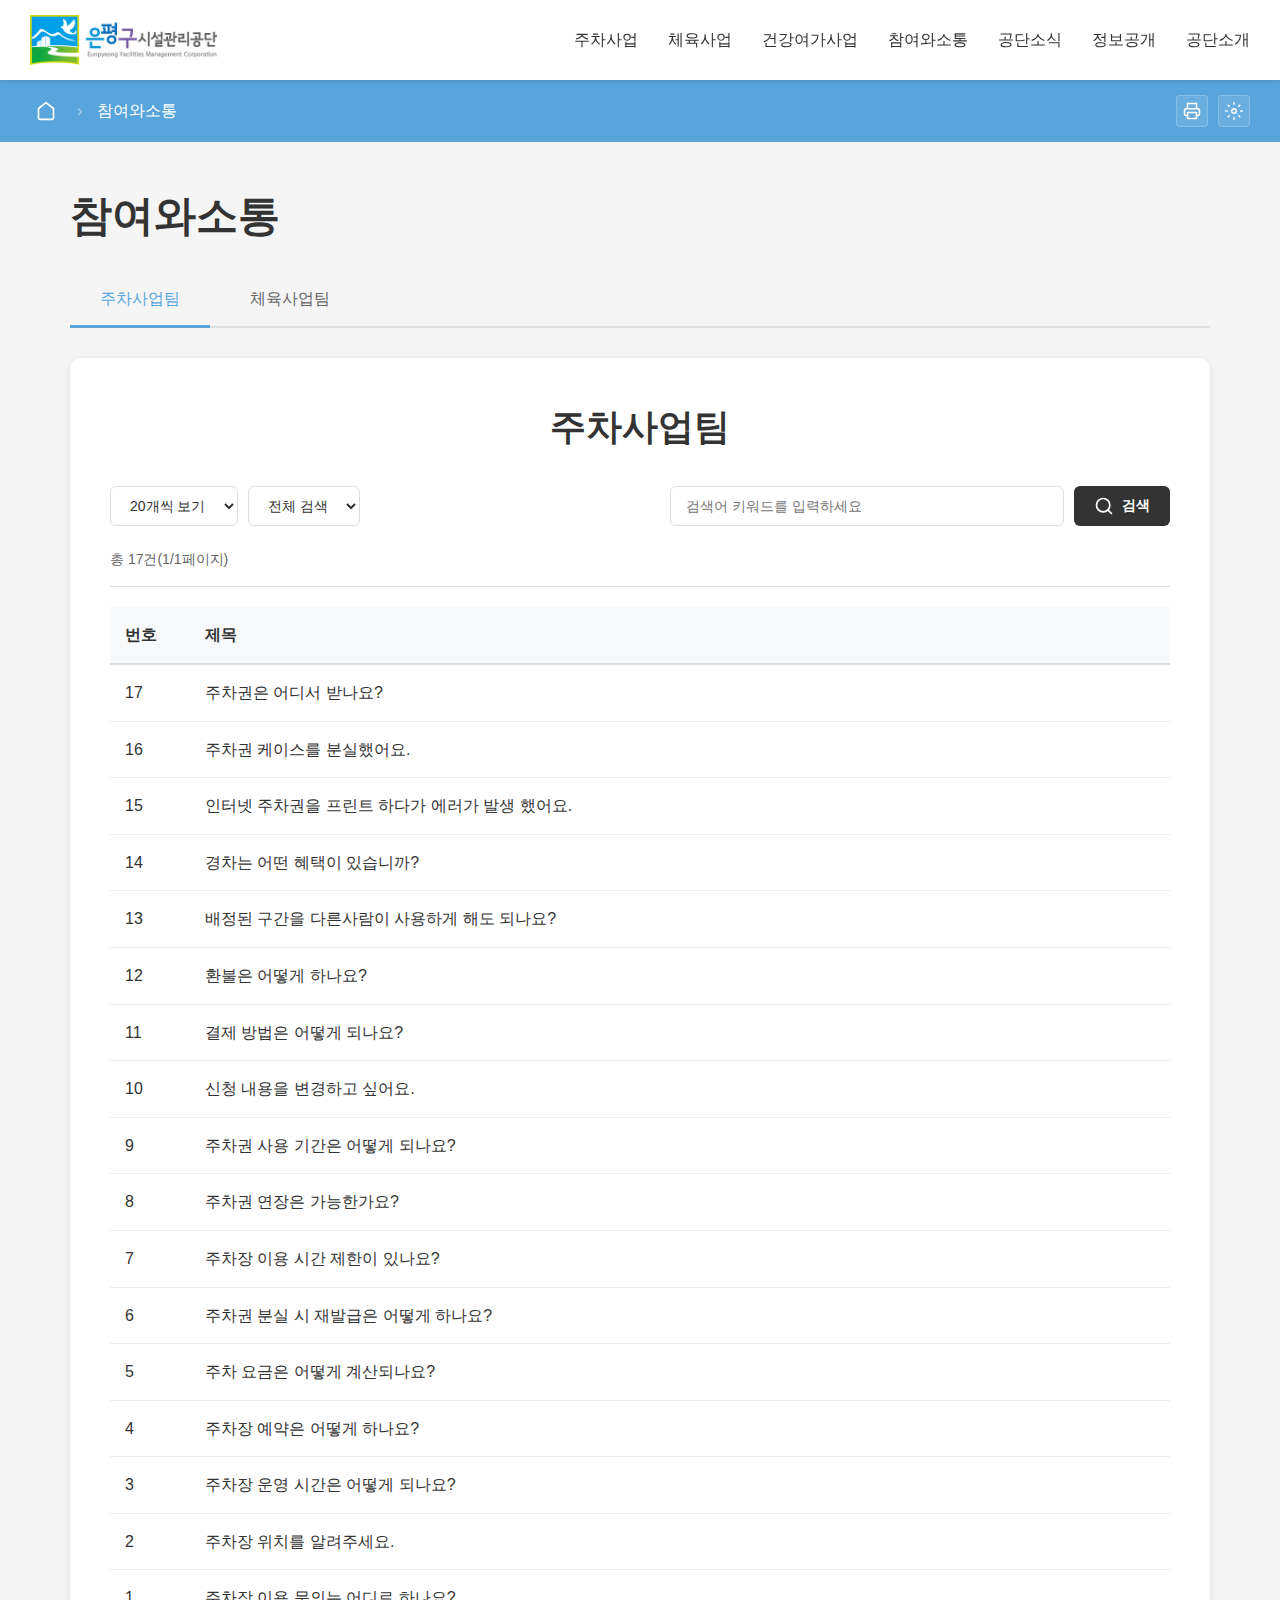
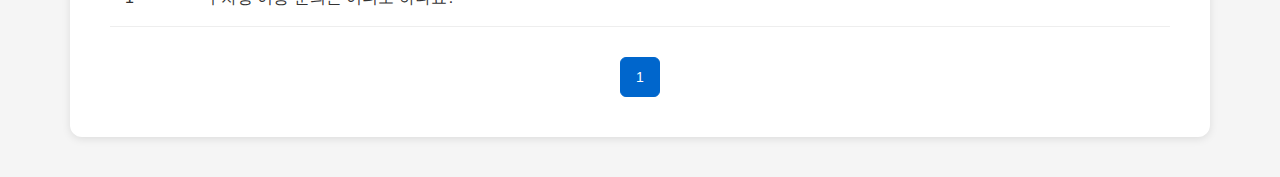
<file: participation.html>
<!DOCTYPE html>
<html lang="ko">
<head>
    <meta charset="UTF-8">
    <meta name="viewport" content="width=device-width, initial-scale=1.0">
    <title>참여와소통 - 은평구시설관리공단</title>
    <link rel="stylesheet" href="styles.css">
</head>
<body>
    <!-- Header -->
    <header class="header">
        <div class="header-container">
            <div class="logo">
                <a href="index.html"><img src="assets/header_logo.png" alt="은평구시설관리공단" class="logo-icon"></a>
            </div>
            <nav class="nav-menu">
                <a href="#" class="nav-item">주차사업</a>
                <a href="#" class="nav-item">체육사업</a>
                <a href="#" class="nav-item">건강여가사업</a>
                <a href="participation.html" class="nav-item">참여와소통</a>
                <a href="#" class="nav-item">공단소식</a>
                <a href="#" class="nav-item">정보공개</a>
                <a href="#" class="nav-item">공단소개</a>
            </nav>
            <button class="hamburger-menu">
                <span></span>
                <span></span>
                <span></span>
            </button>
        </div>
    </header>

    <!-- Breadcrumb -->
    <nav class="breadcrumb-nav">
        <div class="breadcrumb-container">
            <a href="index.html" class="breadcrumb-home">
                <svg width="20" height="20" viewBox="0 0 24 24" fill="none" xmlns="http://www.w3.org/2000/svg">
                    <path d="M3 9L12 2L21 9V20C21 20.5304 20.7893 21.0391 20.4142 21.4142C20.0391 21.7893 19.5304 22 19 22H5C4.46957 22 3.96086 21.7893 3.58579 21.4142C3.21071 21.0391 3 20.5304 3 20V9Z" stroke="white" stroke-width="2" stroke-linecap="round" stroke-linejoin="round"/>
                </svg>
            </a>
            <span class="breadcrumb-separator">›</span>
            <span class="breadcrumb-current">참여와소통</span>
            <div class="breadcrumb-actions">
                <button class="breadcrumb-icon-btn" title="인쇄">
                    <svg width="18" height="18" viewBox="0 0 24 24" fill="none" xmlns="http://www.w3.org/2000/svg">
                        <path d="M6 9V2H18V9" stroke="currentColor" stroke-width="2" stroke-linecap="round" stroke-linejoin="round"/>
                        <path d="M6 18H4C3.46957 18 2.96086 17.7893 2.58579 17.4142C2.21071 17.0391 2 16.5304 2 16V11C2 10.4696 2.21071 9.96086 2.58579 9.58579C2.96086 9.21071 3.46957 9 4 9H20C20.5304 9 21.0391 9.21071 21.4142 9.58579C21.7893 9.96086 22 10.4696 22 11V16C22 16.5304 21.7893 17.0391 21.4142 17.4142C21.0391 17.7893 20.5304 18 20 18H18" stroke="currentColor" stroke-width="2" stroke-linecap="round" stroke-linejoin="round"/>
                        <path d="M18 14H6V22H18V14Z" stroke="currentColor" stroke-width="2" stroke-linecap="round" stroke-linejoin="round"/>
                    </svg>
                </button>
                <button class="breadcrumb-icon-btn" title="설정">
                    <svg width="18" height="18" viewBox="0 0 24 24" fill="none" xmlns="http://www.w3.org/2000/svg">
                        <circle cx="12" cy="12" r="3" stroke="currentColor" stroke-width="2"/>
                        <path d="M12 1V3M12 21V23M4.22 4.22L5.64 5.64M18.36 18.36L19.78 19.78M1 12H3M21 12H23M4.22 19.78L5.64 18.36M18.36 5.64L19.78 4.22" stroke="currentColor" stroke-width="2" stroke-linecap="round"/>
                    </svg>
                </button>
            </div>
        </div>
    </nav>

    <!-- Main Content -->
    <main class="participation-main">
        <div class="participation-container">
            <h2 class="course-page-title">참여와소통</h2>
            <!-- Large Tabs -->
            <div class="participation-tabs">
                <button class="participation-tab active" data-tab="parking">주차사업팀</button>
                <button class="participation-tab" data-tab="sports">체육사업팀</button>
            </div>

            <!-- Tab Content -->
            <div class="participation-content">
                <!-- 주차사업팀 Content -->
                <div class="participation-tab-content active" id="parking-content">
                    <div class="participation-header">
                        <h2 class="participation-section-title">주차사업팀</h2>
                    </div>

                    <!-- Search and Filter Section -->
                    <div class="participation-controls">
                        <div class="participation-controls-left">
                            <select class="participation-select">
                                <option value="20">20개씩 보기</option>
                                <option value="30">30개씩 보기</option>
                                <option value="50">50개씩 보기</option>
                            </select>
                            <select class="participation-select">
                                <option value="all">전체 검색</option>
                                <option value="title">제목</option>
                                <option value="content">내용</option>
                            </select>
                        </div>
                        <div class="participation-controls-right">
                            <input type="text" class="participation-search-input" placeholder="검색어 키워드를 입력하세요">
                            <button class="participation-search-btn">
                                <svg width="20" height="20" viewBox="0 0 24 24" fill="none" xmlns="http://www.w3.org/2000/svg">
                                    <circle cx="11" cy="11" r="8" stroke="currentColor" stroke-width="2"/>
                                    <path d="m21 21-4.35-4.35" stroke="currentColor" stroke-width="2" stroke-linecap="round"/>
                                </svg>
                                검색
                            </button>
                        </div>
                    </div>

                    <div class="participation-info">
                        <span class="participation-count">총 17건(1/1페이지)</span>
                    </div>

                    <!-- FAQ List -->
                    <div class="participation-faq-list">
                        <table class="participation-table">
                            <thead>
                                <tr>
                                    <th style="width: 80px;">번호</th>
                                    <th>제목</th>
                                </tr>
                            </thead>
                            <tbody>
                                <tr>
                                    <td>17</td>
                                    <td><a href="#" class="faq-link">주차권은 어디서 받나요?</a></td>
                                </tr>
                                <tr>
                                    <td>16</td>
                                    <td><a href="#" class="faq-link">주차권 케이스를 분실했어요.</a></td>
                                </tr>
                                <tr>
                                    <td>15</td>
                                    <td><a href="#" class="faq-link">인터넷 주차권을 프린트 하다가 에러가 발생 했어요.</a></td>
                                </tr>
                                <tr>
                                    <td>14</td>
                                    <td><a href="#" class="faq-link">경차는 어떤 혜택이 있습니까?</a></td>
                                </tr>
                                <tr>
                                    <td>13</td>
                                    <td><a href="#" class="faq-link">배정된 구간을 다른사람이 사용하게 해도 되나요?</a></td>
                                </tr>
                                <tr>
                                    <td>12</td>
                                    <td><a href="#" class="faq-link">환불은 어떻게 하나요?</a></td>
                                </tr>
                                <tr>
                                    <td>11</td>
                                    <td><a href="#" class="faq-link">결제 방법은 어떻게 되나요?</a></td>
                                </tr>
                                <tr>
                                    <td>10</td>
                                    <td><a href="#" class="faq-link">신청 내용을 변경하고 싶어요.</a></td>
                                </tr>
                                <tr>
                                    <td>9</td>
                                    <td><a href="#" class="faq-link">주차권 사용 기간은 어떻게 되나요?</a></td>
                                </tr>
                                <tr>
                                    <td>8</td>
                                    <td><a href="#" class="faq-link">주차권 연장은 가능한가요?</a></td>
                                </tr>
                                <tr>
                                    <td>7</td>
                                    <td><a href="#" class="faq-link">주차장 이용 시간 제한이 있나요?</a></td>
                                </tr>
                                <tr>
                                    <td>6</td>
                                    <td><a href="#" class="faq-link">주차권 분실 시 재발급은 어떻게 하나요?</a></td>
                                </tr>
                                <tr>
                                    <td>5</td>
                                    <td><a href="#" class="faq-link">주차 요금은 어떻게 계산되나요?</a></td>
                                </tr>
                                <tr>
                                    <td>4</td>
                                    <td><a href="#" class="faq-link">주차장 예약은 어떻게 하나요?</a></td>
                                </tr>
                                <tr>
                                    <td>3</td>
                                    <td><a href="#" class="faq-link">주차장 운영 시간은 어떻게 되나요?</a></td>
                                </tr>
                                <tr>
                                    <td>2</td>
                                    <td><a href="#" class="faq-link">주차장 위치를 알려주세요.</a></td>
                                </tr>
                                <tr>
                                    <td>1</td>
                                    <td><a href="#" class="faq-link">주차장 이용 문의는 어디로 하나요?</a></td>
                                </tr>
                            </tbody>
                        </table>
                    </div>

                    <!-- Pagination -->
                    <div class="participation-pagination">
                        <button class="pagination-btn active">1</button>
                    </div>
                </div>

                <!-- 체육사업팀 Content -->
                <div class="participation-tab-content" id="sports-content">
                    <div class="participation-header">
                        <h2 class="participation-section-title">체육사업팀</h2>
                    </div>

                    <!-- Search and Filter Section -->
                    <div class="participation-controls">
                        <div class="participation-controls-left">
                            <select class="participation-select">
                                <option value="20">20개씩 보기</option>
                                <option value="30">30개씩 보기</option>
                                <option value="50">50개씩 보기</option>
                            </select>
                            <select class="participation-select">
                                <option value="all">전체 검색</option>
                                <option value="title">제목</option>
                                <option value="content">내용</option>
                            </select>
                        </div>
                        <div class="participation-controls-right">
                            <input type="text" class="participation-search-input" placeholder="검색어 키워드를 입력하세요">
                            <button class="participation-search-btn">
                                <svg width="20" height="20" viewBox="0 0 24 24" fill="none" xmlns="http://www.w3.org/2000/svg">
                                    <circle cx="11" cy="11" r="8" stroke="currentColor" stroke-width="2"/>
                                    <path d="m21 21-4.35-4.35" stroke="currentColor" stroke-width="2" stroke-linecap="round"/>
                                </svg>
                                검색
                            </button>
                        </div>
                    </div>

                    <div class="participation-info">
                        <span class="participation-count">총 12건(1/1페이지)</span>
                    </div>

                    <!-- FAQ List -->
                    <div class="participation-faq-list">
                        <table class="participation-table">
                            <thead>
                                <tr>
                                    <th style="width: 80px;">번호</th>
                                    <th>제목</th>
                                </tr>
                            </thead>
                            <tbody>
                                <tr>
                                    <td>12</td>
                                    <td><a href="#" class="faq-link">체육시설 이용 신청은 어떻게 하나요?</a></td>
                                </tr>
                                <tr>
                                    <td>11</td>
                                    <td><a href="#" class="faq-link">체육프로그램 수강 신청 방법은?</a></td>
                                </tr>
                                <tr>
                                    <td>10</td>
                                    <td><a href="#" class="faq-link">체육시설 대관 신청은 어떻게 하나요?</a></td>
                                </tr>
                                <tr>
                                    <td>9</td>
                                    <td><a href="#" class="faq-link">수강료 환불 규정은 어떻게 되나요?</a></td>
                                </tr>
                                <tr>
                                    <td>8</td>
                                    <td><a href="#" class="faq-link">체육시설 이용 시간은 어떻게 되나요?</a></td>
                                </tr>
                                <tr>
                                    <td>7</td>
                                    <td><a href="#" class="faq-link">체육시설 예약 변경은 가능한가요?</a></td>
                                </tr>
                                <tr>
                                    <td>6</td>
                                    <td><a href="#" class="faq-link">체육프로그램 수강 인원 제한이 있나요?</a></td>
                                </tr>
                                <tr>
                                    <td>5</td>
                                    <td><a href="#" class="faq-link">체육시설 이용 요금은 어떻게 되나요?</a></td>
                                </tr>
                                <tr>
                                    <td>4</td>
                                    <td><a href="#" class="faq-link">체육시설 위치를 알려주세요.</a></td>
                                </tr>
                                <tr>
                                    <td>3</td>
                                    <td><a href="#" class="faq-link">체육프로그램 강사 정보는 어디서 확인하나요?</a></td>
                                </tr>
                                <tr>
                                    <td>2</td>
                                    <td><a href="#" class="faq-link">체육시설 이용 문의는 어디로 하나요?</a></td>
                                </tr>
                                <tr>
                                    <td>1</td>
                                    <td><a href="#" class="faq-link">체육시설 이용 시 주의사항은 무엇인가요?</a></td>
                                </tr>
                            </tbody>
                        </table>
                    </div>

                    <!-- Pagination -->
                    <div class="participation-pagination">
                        <button class="pagination-btn active">1</button>
                    </div>
                </div>
            </div>
        </div>
    </main>

    <script src="script.js"></script>
    <script>
        // Tab switching
        document.querySelectorAll('.participation-tab').forEach(tab => {
            tab.addEventListener('click', function() {
                // Remove active class from all tabs and contents
                document.querySelectorAll('.participation-tab').forEach(t => t.classList.remove('active'));
                document.querySelectorAll('.participation-tab-content').forEach(c => c.classList.remove('active'));
                
                // Add active class to clicked tab
                this.classList.add('active');
                
                // Show corresponding content
                const tabId = this.getAttribute('data-tab');
                const content = document.getElementById(`${tabId}-content`);
                if (content) {
                    content.classList.add('active');
                }
            });
        });
    </script>
</body>
</html>
</file>
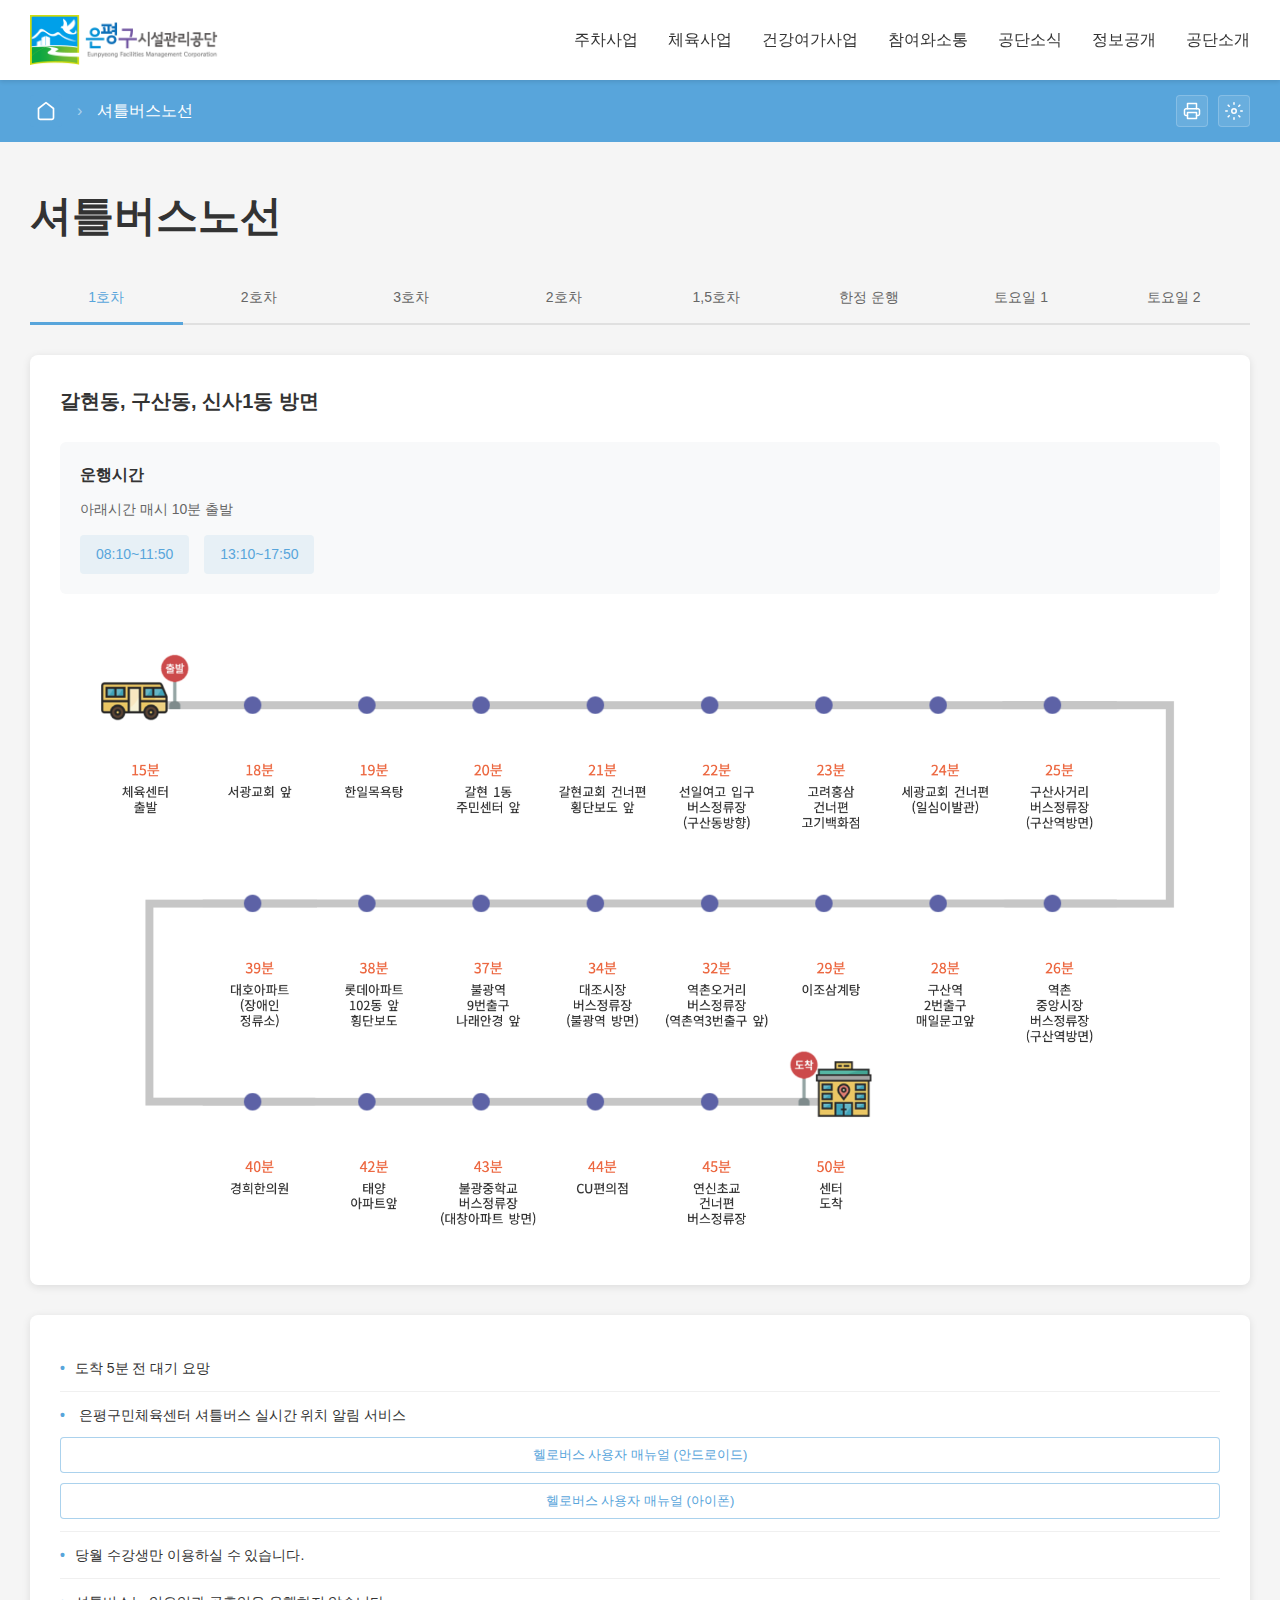
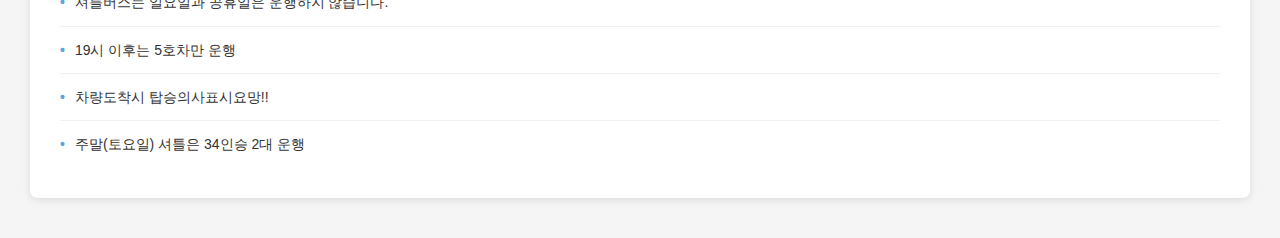
<file: shuttle-bus.html>
<!DOCTYPE html>
<html lang="ko">
<head>
    <meta charset="UTF-8">
    <meta name="viewport" content="width=device-width, initial-scale=1.0">
    <title>셔틀버스노선 - 은평구시설관리공단</title>
    <link rel="stylesheet" href="styles.css">
</head>
<body>
    <!-- Header -->
    <header class="header">
        <div class="header-container">
            <div class="logo">
                <a href="index.html"><img src="assets/header_logo.png" alt="은평구시설관리공단" class="logo-icon"></a>
            </div>
            <nav class="nav-menu">
                <a href="#" class="nav-item">주차사업</a>
                <a href="#" class="nav-item">체육사업</a>
                <a href="#" class="nav-item">건강여가사업</a>
                <a href="participation.html" class="nav-item">참여와소통</a>
                <a href="#" class="nav-item">공단소식</a>
                <a href="#" class="nav-item">정보공개</a>
                <a href="#" class="nav-item">공단소개</a>
            </nav>
            <button class="hamburger-menu">
                <span></span>
                <span></span>
                <span></span>
            </button>
        </div>
    </header>

    <!-- Breadcrumb -->
    <nav class="breadcrumb-nav">
        <div class="breadcrumb-container">
            <a href="index.html" class="breadcrumb-home">
                <svg width="20" height="20" viewBox="0 0 24 24" fill="none" xmlns="http://www.w3.org/2000/svg">
                    <path d="M3 9L12 2L21 9V20C21 20.5304 20.7893 21.0391 20.4142 21.4142C20.0391 21.7893 19.5304 22 19 22H5C4.46957 22 3.96086 21.7893 3.58579 21.4142C3.21071 21.0391 3 20.5304 3 20V9Z" stroke="white" stroke-width="2" stroke-linecap="round" stroke-linejoin="round"/>
                </svg>
            </a>
            <span class="breadcrumb-separator">›</span>
            <span class="breadcrumb-current">셔틀버스노선</span>
            <div class="breadcrumb-actions">
                <button class="breadcrumb-icon-btn" title="인쇄">
                    <svg width="18" height="18" viewBox="0 0 24 24" fill="none" xmlns="http://www.w3.org/2000/svg">
                        <path d="M6 9V2H18V9" stroke="currentColor" stroke-width="2" stroke-linecap="round" stroke-linejoin="round"/>
                        <path d="M6 18H4C3.46957 18 2.96086 17.7893 2.58579 17.4142C2.21071 17.0391 2 16.5304 2 16V11C2 10.4696 2.21071 9.96086 2.58579 9.58579C2.96086 9.21071 3.46957 9 4 9H20C20.5304 9 21.0391 9.21071 21.4142 9.58579C21.7893 9.96086 22 10.4696 22 11V16C22 16.5304 21.7893 17.0391 21.4142 17.4142C21.0391 17.7893 20.5304 18 20 18H18" stroke="currentColor" stroke-width="2" stroke-linecap="round" stroke-linejoin="round"/>
                        <path d="M18 14H6V22H18V14Z" stroke="currentColor" stroke-width="2" stroke-linecap="round" stroke-linejoin="round"/>
                    </svg>
                </button>
                <button class="breadcrumb-icon-btn" title="설정">
                    <svg width="18" height="18" viewBox="0 0 24 24" fill="none" xmlns="http://www.w3.org/2000/svg">
                        <circle cx="12" cy="12" r="3" stroke="currentColor" stroke-width="2"/>
                        <path d="M12 1V3M12 21V23M4.22 4.22L5.64 5.64M18.36 18.36L19.78 19.78M1 12H3M21 12H23M4.22 19.78L5.64 18.36M18.36 5.64L19.78 4.22" stroke="currentColor" stroke-width="2" stroke-linecap="round"/>
                    </svg>
                </button>
            </div>
        </div>
    </nav>

    <!-- Main Content -->
    <main class="course-main">
        <div class="course-container">
            <h2 class="course-page-title">셔틀버스노선</h2>

            <!-- Route Tabs -->
            <div class="shuttle-tabs">
                <button class="shuttle-tab active" data-route="1">1호차</button>
                <button class="shuttle-tab" data-route="2">2호차</button>
                <button class="shuttle-tab" data-route="3">3호차</button>
                <button class="shuttle-tab" data-route="4">2호차</button>
                <button class="shuttle-tab" data-route="5">1,5호차</button>
                <button class="shuttle-tab" data-route="fixed">한정 운행</button>
                <button class="shuttle-tab" data-route="saturday1">토요일 1</button>
                <button class="shuttle-tab" data-route="saturday2">토요일 2</button>
            </div>

            <!-- Route Details -->
            <div class="shuttle-route-content" id="routeContent">
                <!-- Route 1 Content -->
                <div class="route-details active" data-route="1">
                    <div class="route-direction">
                        <h3>갈현동, 구산동, 신사1동 방면</h3>
                    </div>
                    <div class="route-schedule">
                        <h4>운행시간</h4>
                        <p>아래시간 매시 10분 출발</p>
                        <div class="schedule-times">
                            <span class="time-range">08:10~11:50</span>
                            <span class="time-range">13:10~17:50</span>
                        </div>
                    </div>
                    <div class="route-map">
                        <div class="route-map-container">
                            <img src="assets/shuttle1.png" alt="1호차 노선도" class="route-map-image">
                        </div>
                    </div>
                </div>
                <!-- Route 2 Content -->
                <div class="route-details" data-route="2">
                    <div class="route-direction">
                        <h3>2호차 노선</h3>
                    </div>
                    <div class="route-schedule">
                        <h4>운행시간</h4>
                        <p>아래시간 매시 10분 출발</p>
                        <div class="schedule-times">
                            <span class="time-range">08:10~11:50</span>
                            <span class="time-range">13:10~17:50</span>
                        </div>
                    </div>
                    <div class="route-map">
                        <div class="route-map-container">
                            <img src="assets/shuttle2.png" alt="2호차 노선도" class="route-map-image">
                        </div>
                    </div>
                </div>
                <!-- Route 3 Content -->
                <div class="route-details" data-route="3">
                    <div class="route-direction">
                        <h3>3호차 노선</h3>
                    </div>
                    <div class="route-schedule">
                        <h4>운행시간</h4>
                        <p>아래시간 매시 10분 출발</p>
                        <div class="schedule-times">
                            <span class="time-range">08:10~11:50</span>
                            <span class="time-range">13:10~17:50</span>
                        </div>
                    </div>
                    <div class="route-map">
                        <div class="route-map-container">
                            <img src="assets/shuttle3.png" alt="3호차 노선도" class="route-map-image">
                        </div>
                    </div>
                </div>
            </div>

            <!-- Information Box -->
            <div class="shuttle-info-box">
                <ul class="shuttle-info-list">
                    <li>도착 5분 전 대기 요망</li>
                    <li>
                        은평구민체육센터 셔틀버스 실시간 위치 알림 서비스
                        <div class="shuttle-manual-buttons">
                            <button class="shuttle-manual-btn">헬로버스 사용자 매뉴얼 (안드로이드)</button>
                            <button class="shuttle-manual-btn">헬로버스 사용자 매뉴얼 (아이폰)</button>
                        </div>
                    </li>
                    <li>당월 수강생만 이용하실 수 있습니다.</li>
                    <li>셔틀버스는 일요일과 공휴일은 운행하지 않습니다.</li>
                    <li>19시 이후는 5호차만 운행</li>
                    <li>차량도착시 탑승의사표시요망!!</li>
                    <li>주말(토요일) 셔틀은 34인승 2대 운행</li>
                </ul>
            </div>
        </div>
    </main>

    <script src="script.js"></script>
    <script>
        // Tab switching
        document.querySelectorAll('.shuttle-tab').forEach(tab => {
            tab.addEventListener('click', function() {
                document.querySelectorAll('.shuttle-tab').forEach(t => t.classList.remove('active'));
                this.classList.add('active');
                
                const route = this.getAttribute('data-route');
                // Here you would load different route content based on the selected tab
                // For now, we'll just show/hide content
                document.querySelectorAll('.route-details').forEach(detail => {
                    detail.classList.remove('active');
                });
                const activeDetail = document.querySelector(`.route-details[data-route="${route}"]`);
                if (activeDetail) {
                    activeDetail.classList.add('active');
                }
            });
        });
    </script>
</body>
</html>
</file>
<file: styles.css>
* {
    margin: 0;
    padding: 0;
    box-sizing: border-box;
}

body {
    font-family: 'Malgun Gothic', '맑은 고딕', Arial, sans-serif;
    color: #333;
    line-height: 1.6;
    overflow-x: hidden;
}

/* Header Styles */
.header {
    background: #fff;
    box-shadow: 0 2px 4px rgba(0, 0, 0, 0.1);
    position: sticky;
    top: 0;
    z-index: 1000;
}

.header-container {
    max-width: 1400px;
    margin: 0 auto;
    padding: 15px 30px;
    display: flex;
    align-items: center;
    justify-content: space-between;
}

.logo {
    display: flex;
    align-items: center;
    gap: 15px;
}

.logo-icon {
    height: 50px;
    width: auto;
    object-fit: contain;
    display: block;
}

.logo-text {
    display: flex;
    flex-direction: column;
}

.logo-korean {
    font-size: 18px;
    font-weight: bold;
    color: #0066cc;
}

.logo-english {
    font-size: 12px;
    color: #666;
}

.nav-menu {
    display: flex;
    gap: 30px;
    align-items: center;
}

.nav-item {
    text-decoration: none;
    color: #333;
    font-size: 16px;
    font-weight: 500;
    transition: color 0.3s;
}

.nav-item:hover {
    color: #0066cc;
}

.hamburger-menu {
    display: none;
    flex-direction: column;
    gap: 5px;
    background: none;
    border: none;
    cursor: pointer;
    padding: 5px;
}

.hamburger-menu span {
    width: 25px;
    height: 3px;
    background: #333;
    transition: all 0.3s;
}

/* Hero Section */
.hero-section {
    position: relative;
    height: 420px;
    overflow: hidden;
}

.hero-background {
    position: absolute;
    top: 0;
    left: 0;
    width: 100%;
    height: 100%;
    background: linear-gradient(135deg, rgba(88, 165, 219, 0.6), rgba(88, 165, 219, 0.4)),
                url('assets/family-spending-time-together-outdoors.jpg');
    background-size: cover;
    background-position: center;
    filter: blur(0px);
}

.hero-overlay {
    position: absolute;
    top: 0;
    left: 0;
    width: 100%;
    height: 100%;
    background: rgba(0, 0, 0, 0.3);
}

.hero-content {
    position: relative;
    max-width: 1400px;
    margin: 0 auto;
    padding: 50px 30px;
    height: 100%;
    display: flex;
    align-items: center;
    justify-content: space-between;
    gap: 50px;
    z-index: 10;
}

.hero-text {
    flex: 1;
    color: white;
}

.hero-subtitle {
    font-size: 20px;
    margin-bottom: 2px;
    font-weight: 300;
    line-height: 1.8;
}

.hero-title {
    font-size: 48px;
    font-weight: bold;
    text-shadow: 2px 2px 4px rgba(0, 0, 0, 0.3);
}

.hero-search {
    flex: 0 0 500px;
    display: flex;
    flex-direction: column;
    align-items: center;
    gap: 20px;
    position: relative;
    padding: 40px 30px;
    background: linear-gradient(135deg, #e3f2fd, #bbdefb);
    border-radius: 20px;
    box-shadow: 0 8px 24px rgba(0, 0, 0, 0.1);
}

.hero-search::before {
    content: '';
    position: absolute;
    top: -50px;
    left: -50px;
    width: 200px;
    height: 200px;
    background: rgba(227, 242, 253, 0.6);
    border-radius: 50%;
    z-index: 0;
}

.hero-search::after {
    content: '';
    position: absolute;
    bottom: -30px;
    left: -30px;
    width: 150px;
    height: 150px;
    background: rgba(187, 222, 251, 0.5);
    border-radius: 50%;
    z-index: 0;
}

.search-container {
    position: relative;
    width: 100%;
    max-width: 600px;
    z-index: 1;
}

.search-input {
    width: 100%;
    padding: 18px 60px 18px 25px;
    border: 2px solid #0066cc;
    border-radius: 50px;
    font-size: 16px;
    background: white;
    color: #333;
    outline: none;
    transition: all 0.3s;
}

.search-input::placeholder {
    color: #999;
}

.search-input:focus {
    border-color: #004499;
    box-shadow: 0 0 0 3px rgba(0, 102, 204, 0.1);
}

.search-icon-btn {
    position: absolute;
    right: 8px;
    top: 50%;
    transform: translateY(-50%);
    background: none;
    border: none;
    cursor: pointer;
    padding: 8px;
    display: flex;
    align-items: center;
    justify-content: center;
    z-index: 2;
}

.search-icon {
    width: 24px;
    height: 24px;
    color: #0066cc;
    stroke-width: 2;
}

.search-icon-btn:hover .search-icon {
    color: #004499;
}

.search-subtitle {
    font-size: 18px;
    color: #333;
    font-weight: 500;
    text-align: center;
    margin: 0;
    z-index: 1;
}

.hero-controls {
    position: absolute;
    bottom: 30px;
    left: 50%;
    transform: translateX(-50%);
    display: flex;
    align-items: center;
    gap: 10px;
    z-index: 20;
}

.progress-bar {
    width: 200px;
    height: 3px;
    background: rgba(255, 255, 255, 0.3);
    border-radius: 2px;
}

.pause-indicator {
    background: rgba(255, 255, 255, 0.2);
    border: 1px solid rgba(255, 255, 255, 0.5);
    color: white;
    width: 30px;
    height: 30px;
    border-radius: 4px;
    display: flex;
    align-items: center;
    justify-content: center;
    cursor: pointer;
    font-size: 14px;
}

/* Services Section */
.services-section {
    width: 100%;
    margin: 40px auto;
    padding: 0 50px;
    display: flex;
    align-items: center;
    gap: 20px;
    position: relative;
}

.carousel-btn {
    background: #f5f5f5;
    border: 1px solid #ddd;
    border-radius: 50%;
    width: 45px;
    height: 45px;
    display: flex;
    align-items: center;
    justify-content: center;
    cursor: pointer;
    font-size: 24px;
    color: #666;
    transition: all 0.3s;
    flex-shrink: 0;
}

.carousel-btn:hover {
    background: #0066cc;
    color: white;
    border-color: #0066cc;
}

.services-container {
    display: flex;
    justify-content: space-around;
    gap: 20px;
    overflow-x: auto;
    scroll-behavior: smooth;
    padding: 10px 0;
    flex: 1;
    width: 100%;
    scrollbar-width: none;
    -ms-overflow-style: none;
}

.services-container::-webkit-scrollbar {
    display: none;
}

.service-item {
    display: flex;
    flex-direction: column;
    align-items: center;
    gap: 12px;
    flex: 1;
    min-width: 0;
    cursor: pointer;
    transition: transform 0.3s;
    text-decoration: none;
    color: inherit;
}

.service-item:hover {
    transform: translateY(-5px);
}

.service-icon {
    width: 80px;
    height: 80px;
    display: flex;
    align-items: center;
    justify-content: center;
    font-size: 36px;
    color: #333;
    font-weight: bold;
    background: transparent;
    border: none;
}

.service-icon img {
    width: 100%;
    height: 100%;
    object-fit: contain;
}

.service-red {
    border-color: #d0d0d0;
}

.service-blue {
    border-color: #d0d0d0;
}

.service-yellow {
    border-color: #d0d0d0;
}

.service-green {
    border-color: #d0d0d0;
}

.service-brown {
    border-color: #d0d0d0;
}

.service-orange {
    border-color: #d0d0d0;
}

.service-label {
    font-size: 14px;
    color: #333;
    text-align: center;
    font-weight: 500;
    white-space: nowrap;
}

/* Responsive Design */
@media (max-width: 1024px) {
    .hero-content {
        flex-direction: column;
        padding: 40px 20px;
    }

    .hero-text {
        text-align: center;
    }

    .hero-title {
        font-size: 36px;
    }

    .hero-search {
        flex: 0 0 auto;
        width: 100%;
        max-width: 500px;
        padding: 30px 20px;
    }
    
    .search-container {
        max-width: 100%;
    }

    .nav-menu {
        display: none;
    }

    .hamburger-menu {
        display: flex;
    }
}

@media (max-width: 768px) {
    .hero-section {
        height: 350px;
    }

    .hero-title {
        font-size: 28px;
    }

    .hero-subtitle {
        font-size: 16px;
    }

    .services-container {
        gap: 25px;
        justify-content: flex-start;
    }
    
    .service-item {
        flex: 0 0 auto;
    }

    .service-icon {
        width: 60px;
        height: 60px;
        font-size: 28px;
    }

    .service-label {
        font-size: 12px;
    }
}

/* News Section */
.news-section {
    max-width: 1400px;
    margin: 40px auto;
    padding: 0 30px;
}

.news-container {
    display: flex;
    gap: 30px;
    align-items: flex-start;
}

.news-main {
    flex: 1;
}

.news-header {
    margin-bottom: 30px;
    text-align: center;
}

.news-title {
    font-size: 32px;
    font-weight: bold;
    color: #333;
    margin-bottom: 10px;
}

.news-subtitle {
    font-size: 16px;
    color: #666;
}

.news-filters {
    display: flex;
    gap: 10px;
    align-items: center;
    margin-bottom: 30px;
    flex-wrap: wrap;
}

.filter-btn {
    padding: 10px 20px;
    border: 1px solid #333;
    background: white;
    color: #333;
    font-size: 14px;
    font-weight: 500;
    cursor: pointer;
    border-radius: 4px;
    transition: all 0.3s;
}

.filter-btn.active {
    background: #e3f2fd;
    border-color: #e3f2fd;
    color: #0066cc;
}

.filter-btn:hover {
    background: #f5f5f5;
}

.filter-btn.active:hover {
    background: #bbdefb;
}

.more-btn {
    margin-left: auto;
    padding: 10px 20px;
    border: 1px solid #0066cc;
    background: white;
    color: #0066cc;
    font-size: 14px;
    font-weight: 500;
    cursor: pointer;
    border-radius: 4px;
    transition: all 0.3s;
}

.more-btn:hover {
    background: #e3f2fd;
}

.news-cards {
    display: grid;
    grid-template-columns: repeat(3, 1fr);
    gap: 20px;
}

.news-card {
    background: white;
    border: 1px solid #e0e0e0;
    border-radius: 8px;
    padding: 20px;
    transition: all 0.3s;
    cursor: pointer;
}

.news-card:hover {
    box-shadow: 0 4px 12px rgba(0, 0, 0, 0.1);
    transform: translateY(-2px);
}

.card-label {
    display: inline-block;
    padding: 4px 12px;
    background: #e3f2fd;
    color: #0066cc;
    font-size: 12px;
    font-weight: 500;
    border-radius: 4px;
    margin-bottom: 12px;
}

.card-title {
    font-size: 16px;
    font-weight: 500;
    color: #333;
    line-height: 1.5;
    margin-bottom: 12px;
    display: -webkit-box;
    -webkit-line-clamp: 2;
    line-clamp: 2;
    -webkit-box-orient: vertical;
    overflow: hidden;
}

.card-date {
    font-size: 14px;
    color: #999;
}

/* Sidebar */
.news-sidebar {
    flex: 0 0 350px;
    display: flex;
    flex-direction: column;
    gap: 20px;
}

.sidebar-header {
    display: flex;
    justify-content: space-between;
    align-items: center;
    margin-bottom: 10px;
}

.sidebar-title {
    font-size: 20px;
    font-weight: bold;
    color: #333;
}

.sidebar-controls {
    display: flex;
    align-items: center;
    gap: 10px;
}

.slide-indicator {
    font-size: 14px;
    color: #666;
}

.pause-btn {
    background: rgba(0, 0, 0, 0.05);
    border: 1px solid rgba(0, 0, 0, 0.2);
    color: #333;
    width: 30px;
    height: 30px;
    border-radius: 4px;
    display: flex;
    align-items: center;
    justify-content: center;
    cursor: pointer;
    font-size: 14px;
    transition: all 0.3s;
}

.pause-btn:hover {
    background: rgba(0, 0, 0, 0.1);
}

.sidebar-banner {
    border-radius: 8px;
    overflow: hidden;
    cursor: pointer;
    transition: transform 0.3s;
}

.sidebar-banner:hover {
    transform: translateY(-2px);
}

/* Sidebar Announcements */
.sidebar-announcements {
    display: flex;
    flex-direction: column;
    gap: 15px;
}

.sidebar-announcement-card {
    background: white;
    border: 1px solid #e0e0e0;
    border-radius: 8px;
    padding: 20px;
    transition: all 0.3s;
    cursor: pointer;
}

.sidebar-announcement-card:hover {
    box-shadow: 0 4px 12px rgba(0, 0, 0, 0.1);
    transform: translateY(-2px);
}

.announcement-title {
    font-size: 16px;
    font-weight: 600;
    color: #333;
    margin: 0 0 12px 0;
    line-height: 1.4;
    display: -webkit-box;
    -webkit-line-clamp: 2;
    line-clamp: 2;
    -webkit-box-orient: vertical;
    overflow: hidden;
}

.announcement-content {
    font-size: 13px;
    color: #666;
    line-height: 1.5;
    margin: 0 0 12px 0;
    display: -webkit-box;
    -webkit-line-clamp: 3;
    line-clamp: 3;
    -webkit-box-orient: vertical;
    overflow: hidden;
}

.announcement-date {
    font-size: 12px;
    color: #999;
    margin: 0;
}

.sidebar-announcement-image {
    background: white;
    border: 1px solid #e0e0e0;
    border-radius: 8px;
    overflow: hidden;
    cursor: pointer;
    transition: all 0.3s;
}

.sidebar-announcement-image:hover {
    box-shadow: 0 4px 12px rgba(0, 0, 0, 0.1);
    transform: translateY(-2px);
}

.announcement-img {
    width: 100%;
    height: auto;
    display: block;
}

.top-banner {
    background: linear-gradient(135deg, #6a1b9a, #4a148c);
    padding: 30px 20px;
    color: white;
    min-height: 200px;
    display: flex;
    align-items: center;
}

.banner-content {
    width: 100%;
}

.banner-characters {
    display: flex;
    gap: 15px;
    margin-bottom: 20px;
}

.character {
    width: 60px;
    height: 60px;
    border-radius: 50%;
    display: flex;
    align-items: center;
    justify-content: center;
    font-size: 36px;
    background: rgba(255, 255, 255, 0.2);
}

.character-purple {
    background: rgba(255, 193, 7, 0.3);
}

.character-blue {
    background: rgba(33, 150, 243, 0.3);
}

.banner-title {
    font-size: 20px;
    font-weight: bold;
    margin-bottom: 10px;
    line-height: 1.4;
}

.banner-subtitle {
    font-size: 14px;
    opacity: 0.9;
    line-height: 1.5;
}

.bottom-banner {
    background: linear-gradient(135deg, #1976d2, #42a5f5);
    display: flex;
    padding: 0;
    min-height: 120px;
}

.newsletter-box {
    background: rgba(0, 0, 0, 0.2);
    padding: 20px;
    display: flex;
    align-items: center;
    flex: 0 0 50%;
}

.newsletter-label {
    color: white;
    font-size: 14px;
    font-weight: 500;
    line-height: 1.5;
}

.newsletter-content {
    padding: 20px;
    display: flex;
    flex-direction: column;
    justify-content: center;
    gap: 10px;
    flex: 1;
}

.newsletter-title {
    color: white;
    font-size: 18px;
    font-weight: bold;
    margin: 0;
}

.newsletter-btn {
    background: white;
    color: #1976d2;
    border: none;
    padding: 8px 16px;
    border-radius: 4px;
    font-size: 14px;
    font-weight: 500;
    cursor: pointer;
    transition: all 0.3s;
    align-self: flex-start;
}

.newsletter-btn:hover {
    background: #f5f5f5;
    transform: translateX(2px);
}

/* Responsive Design for News Section */
@media (max-width: 1024px) {
    .news-container {
        flex-direction: column;
    }

    .news-sidebar {
        flex: 1;
        width: 100%;
    }

    .news-cards {
        grid-template-columns: repeat(2, 1fr);
    }
}

@media (max-width: 768px) {
    .news-section {
        padding: 0 20px;
        margin: 40px auto;
    }

    .news-title {
        font-size: 24px;
    }

    .news-cards {
        grid-template-columns: 1fr;
    }

    .more-btn {
        margin-left: 0;
        width: 100%;
    }

    .bottom-banner {
        flex-direction: column;
    }

    .newsletter-box {
        flex: 1;
    }
}

/* Course Registration Page Styles */
.course-hero-section {
    position: relative;
    height: 200px;
    overflow: hidden;
    background: linear-gradient(135deg, rgba(88, 165, 219, 0.9), rgba(88, 165, 219, 0.7));
}

.course-hero-background {
    position: absolute;
    top: 0;
    left: 0;
    width: 100%;
    height: 100%;
    background: url('data:image/svg+xml,<svg xmlns="http://www.w3.org/2000/svg" viewBox="0 0 1200 400"><defs><pattern id="flowers" x="0" y="0" width="100" height="100" patternUnits="userSpaceOnUse"><circle cx="50" cy="50" r="3" fill="%23ffb3d9" opacity="0.3"/></pattern></defs><rect fill="url(%23flowers)" width="1200" height="400"/><path d="M200 150 Q250 100 300 150 T400 150" stroke="%23ffb3d9" stroke-width="2" fill="none" opacity="0.2"/><path d="M600 200 Q650 150 700 200 T800 200" stroke="%23ffb3d9" stroke-width="2" fill="none" opacity="0.2"/><path d="M1000 120 Q1050 70 1100 120 T1200 120" stroke="%23ffb3d9" stroke-width="2" fill="none" opacity="0.2"/></svg>');
    background-size: cover;
    background-position: center;
    opacity: 0.3;
}

.course-hero-overlay {
    position: absolute;
    top: 0;
    left: 0;
    width: 100%;
    height: 100%;
    background: rgba(0, 0, 0, 0.1);
}

.course-hero-content {
    position: relative;
    max-width: 1400px;
    margin: 0 auto;
    padding: 0 30px;
    height: 100%;
    display: flex;
    align-items: center;
    justify-content: center;
    z-index: 10;
}

.course-hero-title {
    font-size: 48px;
    font-weight: bold;
    color: white;
    text-shadow: 2px 2px 4px rgba(0, 0, 0, 0.2);
}

/* Breadcrumb Navigation */
.breadcrumb-nav {
    background: rgba(88, 165, 219, 1);
    padding: 15px 0;
}

.breadcrumb-container {
    max-width: 1400px;
    margin: 0 auto;
    padding: 0 30px;
    display: flex;
    align-items: center;
    gap: 10px;
    color: white;
}

.breadcrumb-home {
    display: flex;
    align-items: center;
    justify-content: center;
    width: 32px;
    height: 32px;
    background: rgba(88, 165, 219, 0.2);
    border-radius: 4px;
    color: white;
    transition: all 0.3s;
}

.breadcrumb-home:hover {
    background: rgba(88, 165, 219, 0.4);
}

.breadcrumb-separator {
    color: rgba(255, 255, 255, 0.5);
    margin: 0 5px;
}

.breadcrumb-item {
    color: rgba(255, 255, 255, 0.8);
    text-decoration: none;
    transition: color 0.3s;
}

.breadcrumb-item:hover {
    color: white;
}

.breadcrumb-current {
    color: white;
    font-weight: 500;
}

.breadcrumb-actions {
    margin-left: auto;
    display: flex;
    gap: 10px;
}

.breadcrumb-icon-btn {
    background: rgba(255, 255, 255, 0.1);
    border: 1px solid rgba(255, 255, 255, 0.2);
    color: white;
    width: 32px;
    height: 32px;
    border-radius: 4px;
    display: flex;
    align-items: center;
    justify-content: center;
    cursor: pointer;
    transition: all 0.3s;
}

.breadcrumb-icon-btn:hover {
    background: rgba(255, 255, 255, 0.2);
    border-color: rgba(255, 255, 255, 0.3);
}

/* Course Main Content */
.course-main {
    background: #f5f5f5;
    min-height: calc(100vh - 400px);
    padding: 40px 0;
}

.course-container {
    max-width: 1400px;
    margin: 0 auto;
    padding: 0 30px;
}

.course-page-title {
    font-size: 42px;
    font-weight: 700;
    color: #333;
    margin-bottom: 25px;
    text-align: left;
}

.course-instruction-bar {
    background: transparent;
    color: #333;
    padding: 18px 25px;
    border-radius: 0;
    display: flex;
    align-items: center;
    gap: 12px;
    margin-bottom: 25px;
    box-shadow: none;
}

.course-instruction-bar svg {
    flex-shrink: 0;
    stroke: #333;
    fill: none;
}

.course-instruction-bar span {
    font-size: 15px;
    font-weight: 400;
}

/* Selection Form */
.course-selection-form {
    background: white;
    padding: 30px;
    border-radius: 8px;
    box-shadow: 0 2px 8px rgba(0, 0, 0, 0.1);
    margin-bottom: 20px;
    display: grid;
    grid-template-columns: repeat(3, 1fr);
    gap: 20px;
    align-items: end;
}

.selection-group {
    display: flex;
    flex-direction: column;
    gap: 10px;
}

.selection-label {
    font-size: 14px;
    font-weight: 500;
    color: #333;
}

.selection-dropdown {
    padding: 12px 15px;
    border: 2px solid #e0e0e0;
    border-radius: 6px;
    font-size: 14px;
    color: #333;
    background: white;
    cursor: pointer;
    transition: all 0.3s;
}

.selection-dropdown:focus {
    outline: none;
    border-color: rgba(88, 165, 219, 0.5);
    box-shadow: 0 0 0 3px rgba(88, 165, 219, 0.1);
}

.selection-dropdown:disabled {
    background: #f5f5f5;
    cursor: not-allowed;
    color: #999;
}

.selection-actions {
    display: flex;
    gap: 10px;
}

.btn-reset,
.btn-search {
    padding: 12px 30px;
    border: none;
    border-radius: 6px;
    font-size: 14px;
    font-weight: 500;
    cursor: pointer;
    transition: all 0.3s;
}

.btn-reset {
    background: #e0e0e0;
    color: #333;
}

.btn-reset:hover {
    background: #d0d0d0;
}

.btn-search {
    background: rgba(88, 165, 219, 0.95);
    color: white;
}

.btn-search:hover {
    background: rgba(88, 165, 219, 1);
    box-shadow: 0 4px 12px rgba(88, 165, 219, 0.3);
}

.course-note {
    font-size: 13px;
    color: #666;
    margin-bottom: 40px;
    padding-left: 10px;
}

/* Instructions Section */
.course-instructions {
    background: white;
    padding: 30px;
    border-radius: 8px;
    box-shadow: 0 2px 8px rgba(0, 0, 0, 0.1);
    margin-bottom: 40px;
}

.instruction-item {
    display: flex;
    gap: 20px;
    margin-bottom: 30px;
    padding-bottom: 30px;
    border-bottom: 1px solid #f0f0f0;
}

.instruction-item:last-child {
    margin-bottom: 0;
    padding-bottom: 0;
    border-bottom: none;
}

.instruction-number {
    flex-shrink: 0;
    width: 32px;
    height: 32px;
    background: rgba(88, 165, 219, 0.1);
    color: rgba(88, 165, 219, 1);
    border-radius: 50%;
    display: flex;
    align-items: center;
    justify-content: center;
    font-weight: bold;
    font-size: 14px;
}

.instruction-content {
    flex: 1;
}

.instruction-content p {
    margin-bottom: 10px;
    line-height: 1.6;
    color: #333;
}

.instruction-content p:last-child {
    margin-bottom: 0;
}

.instruction-content ul {
    margin: 10px 0;
    padding-left: 20px;
    color: #666;
}

.instruction-content li {
    margin-bottom: 8px;
    line-height: 1.6;
}

.instruction-subnote {
    font-size: 13px;
    color: #999;
    margin-top: 8px;
}

.instruction-link-btn {
    margin-top: 10px;
    padding: 8px 16px;
    background: white;
    border: 1px solid rgba(88, 165, 219, 0.5);
    color: rgba(88, 165, 219, 1);
    border-radius: 4px;
    font-size: 13px;
    cursor: pointer;
    transition: all 0.3s;
}

.instruction-link-btn:hover {
    background: rgba(88, 165, 219, 0.1);
    border-color: rgba(88, 165, 219, 0.8);
}

/* Course List Section */
.course-list-section {
    background: white;
    padding: 30px;
    border-radius: 8px;
    box-shadow: 0 2px 8px rgba(0, 0, 0, 0.1);
    margin-bottom: 30px;
}

.course-list-header {
    margin-bottom: 20px;
}

.course-status-buttons {
    display: flex;
    gap: 10px;
}

.status-btn {
    padding: 10px 20px;
    border: 1px solid #e0e0e0;
    background: white;
    color: #666;
    border-radius: 6px;
    font-size: 14px;
    font-weight: 500;
    cursor: pointer;
    transition: all 0.3s;
}

.status-btn:hover {
    border-color: rgba(88, 165, 219, 0.5);
    color: rgba(88, 165, 219, 1);
}

.status-btn.active {
    background: rgba(88, 165, 219, 0.1);
    border-color: rgba(88, 165, 219, 0.8);
    color: rgba(88, 165, 219, 1);
}

.course-table-container {
    overflow-x: auto;
}

.course-table {
    width: 100%;
    border-collapse: collapse;
}

.course-table thead {
    background: #f8f9fa;
}

.course-table th {
    padding: 15px;
    text-align: left;
    font-size: 14px;
    font-weight: 600;
    color: #333;
    border-bottom: 2px solid #e0e0e0;
}

.course-table td {
    padding: 15px;
    font-size: 14px;
    color: #666;
    border-bottom: 1px solid #f0f0f0;
}

.course-table tbody tr:hover {
    background: #f8f9fa;
}

.course-table tbody tr td:last-child {
    text-align: center;
}

.btn-apply {
    padding: 8px 20px;
    background: rgba(88, 165, 219, 1);
    color: white;
    border: none;
    border-radius: 0;
    font-size: 13px;
    font-weight: 500;
    cursor: pointer;
    transition: all 0.3s;
}

.btn-apply:hover:not(:disabled) {
    background: rgba(88, 165, 219, 0.9);
}

.btn-apply:disabled {
    background: #ccc;
    color: #999;
    cursor: not-allowed;
}

.course-empty-row td {
    padding: 60px 20px;
    text-align: center;
}

.empty-message {
    display: flex;
    flex-direction: column;
    align-items: center;
    gap: 15px;
    color: #999;
}

.empty-message svg {
    color: #ccc;
}

.empty-message p {
    font-size: 16px;
    margin: 0;
}

/* Responsive Design for Course Page */
@media (max-width: 1024px) {
    .course-selection-form {
        grid-template-columns: 1fr;
    }

    .selection-actions {
        grid-column: 1;
    }

    .course-table-container {
        overflow-x: scroll;
    }
}

@media (max-width: 768px) {
    .course-hero-title {
        font-size: 32px;
    }

    .course-page-title {
        font-size: 28px;
    }

    .course-selection-form {
        padding: 20px;
    }

    .course-instructions {
        padding: 20px;
    }

    .instruction-item {
        flex-direction: column;
        gap: 15px;
    }

    .breadcrumb-container {
        flex-wrap: wrap;
    }

    .breadcrumb-actions {
        margin-left: 0;
        width: 100%;
        margin-top: 10px;
    }
}

/* Facility Rental Page Styles */
.rental-selection-path {
    background: #f8f9fa;
    padding: 15px 20px;
    border-radius: 6px;
    margin-bottom: 20px;
    font-size: 14px;
    color: #666;
    border-left: 4px solid rgba(88, 165, 219, 0.8);
}

.rental-selection-form {
    background: white;
    padding: 25px 30px;
    border-radius: 0;
    box-shadow: none;
    border: 1px solid #e0e0e0;
    margin-bottom: 25px;
}

.rental-selection-row {
    display: grid;
    grid-template-columns: 1fr 1fr 1fr auto;
    gap: 15px;
    align-items: end;
    margin-bottom: 15px;
}

.rental-selection-col {
    display: flex;
    flex-direction: column;
    gap: 8px;
}

.rental-selection-label {
    font-size: 14px;
    font-weight: 500;
    color: #333;
}

.rental-selection-dropdown,
.rental-selection-input {
    padding: 12px 15px;
    border: 1px solid #ddd;
    border-radius: 0;
    font-size: 14px;
    color: #333;
    background: white;
    transition: all 0.3s;
}

.rental-selection-dropdown:focus,
.rental-selection-input:focus {
    outline: none;
    border-color: rgba(88, 165, 219, 0.5);
    box-shadow: 0 0 0 3px rgba(88, 165, 219, 0.1);
}

.rental-selection-input:disabled {
    background: #f5f5f5;
    cursor: not-allowed;
    color: #999;
}

.rental-search-col {
    align-items: stretch;
}

.rental-search-btn {
    padding: 12px 30px;
    white-space: nowrap;
    background: rgba(88, 165, 219, 1);
    color: white;
    border: none;
    border-radius: 0;
    font-size: 14px;
    font-weight: 500;
    cursor: pointer;
    transition: all 0.3s;
}

.rental-search-btn:hover {
    background: rgba(88, 165, 219, 0.9);
}

.rental-note {
    font-size: 13px;
    color: #666;
    margin: 0;
    padding-left: 5px;
}

/* Rental Tabs */
.rental-tabs {
    display: flex;
    gap: 10px;
    margin-bottom: 25px;
    border-bottom: 2px solid #e0e0e0;
    background: #f5f5f5;
    padding: 0;
}

.rental-tab {
    padding: 15px 30px;
    background: transparent;
    border: none;
    border-bottom: 3px solid transparent;
    font-size: 16px;
    font-weight: 500;
    color: #666;
    cursor: pointer;
    transition: all 0.3s;
    margin-bottom: -2px;
}

.rental-tab:hover {
    color: rgba(88, 165, 219, 1);
}

.rental-tab.active {
    color: rgba(88, 165, 219, 1);
    border-bottom-color: rgba(88, 165, 219, 1);
}

/* Application Purpose */
.rental-purpose-section {
    background: white;
    padding: 25px 30px;
    border-radius: 8px;
    box-shadow: 0 2px 8px rgba(0, 0, 0, 0.1);
    margin-bottom: 30px;
    display: flex;
    align-items: center;
    gap: 30px;
}

.rental-purpose-label {
    font-size: 16px;
    font-weight: 500;
    color: #333;
    white-space: nowrap;
}

.rental-purpose-options {
    display: flex;
    gap: 30px;
}

.rental-radio-label {
    display: flex;
    align-items: center;
    gap: 8px;
    cursor: pointer;
    font-size: 14px;
    color: #666;
}

.rental-radio-label input[type="radio"] {
    width: 18px;
    height: 18px;
    cursor: pointer;
    accent-color: rgba(88, 165, 219, 1);
    outline: none;
    border: none;
}

.rental-radio-label input[type="radio"]:focus {
    outline: none;
    box-shadow: none;
}

.rental-radio-label:hover {
    color: #333;
}

/* Calendar and Table Wrapper */
.rental-calendar-table-wrapper {
    display: flex;
    gap: 20px;
    align-items: flex-start;
    margin-bottom: 30px;
}

/* Calendar Section */
.rental-calendar-section {
    background: white;
    padding: 20px;
    border-radius: 0;
    box-shadow: none;
    border: 1px solid #e0e0e0;
    flex: 0 0 500px;
}

.calendar-header {
    display: flex;
    align-items: center;
    justify-content: space-between;
    margin-bottom: 15px;
}

.calendar-nav-btn {
    background: #f5f5f5;
    border: 1px solid #e0e0e0;
    width: 32px;
    height: 32px;
    border-radius: 4px;
    display: flex;
    align-items: center;
    justify-content: center;
    cursor: pointer;
    font-size: 18px;
    color: #666;
    transition: all 0.3s;
}

.calendar-nav-btn:hover {
    background: rgba(88, 165, 219, 0.1);
    border-color: rgba(88, 165, 219, 0.5);
    color: rgba(88, 165, 219, 1);
}

.calendar-month-year {
    font-size: 16px;
    font-weight: 600;
    color: #333;
    margin: 0;
}

.calendar-weekdays {
    display: grid;
    grid-template-columns: repeat(7, 1fr);
    gap: 3px;
    margin-bottom: 8px;
}

.calendar-weekday {
    text-align: center;
    font-size: 12px;
    font-weight: 600;
    color: #666;
    padding: 6px 0;
}

.calendar-weekday.calendar-sun {
    color: #e74c3c;
}

.calendar-weekday.calendar-sat {
    color: #3498db;
}

.calendar-days {
    display: grid;
    grid-template-columns: repeat(7, 1fr);
    gap: 3px;
}

.calendar-day {
    aspect-ratio: 1;
    display: flex;
    align-items: center;
    justify-content: center;
    font-size: 12px;
    color: #333;
    cursor: pointer;
    border-radius: 4px;
    transition: all 0.3s;
    border: 1px solid transparent;
    min-height: 35px;
}

.calendar-day:hover:not(.empty) {
    background: rgba(88, 165, 219, 0.1);
    border-color: rgba(88, 165, 219, 0.3);
}

.calendar-day.empty {
    cursor: default;
}

.calendar-day.calendar-day-sun {
    color: #e74c3c;
}

.calendar-day.calendar-day-sat {
    color: #3498db;
}

.calendar-day.selected {
    background: rgba(88, 165, 219, 0.2);
    border-color: rgba(88, 165, 219, 0.8);
    color: rgba(88, 165, 219, 1);
    font-weight: 600;
}

/* Rental Table Section */
.rental-table-section {
    background: white;
    padding: 20px;
    border-radius: 0;
    box-shadow: none;
    border: 1px solid #e0e0e0;
    flex: 1;
    min-width: 0;
}

.rental-table th:first-child,
.rental-table td:first-child {
    text-align: center;
}

.rental-table input[type="checkbox"] {
    width: 18px;
    height: 18px;
    cursor: pointer;
    accent-color: rgba(88, 165, 219, 1);
}

/* Responsive Design for Rental Page */
@media (max-width: 1024px) {
    .rental-selection-row {
        grid-template-columns: 1fr;
    }

    .rental-search-col {
        grid-column: 1;
    }

    .rental-purpose-section {
        flex-direction: column;
        align-items: flex-start;
        gap: 15px;
    }

    .calendar-days {
        gap: 3px;
    }

    .calendar-day {
        font-size: 12px;
    }
}

@media (max-width: 768px) {
    .rental-selection-form {
        padding: 20px;
    }

    .rental-tabs {
        flex-direction: column;
        gap: 0;
    }

    .rental-tab {
        width: 100%;
        text-align: left;
        border-bottom: 1px solid #e0e0e0;
        margin-bottom: 0;
    }

    .rental-tab.active {
        border-bottom-color: rgba(88, 165, 219, 1);
    }

    .rental-calendar-table-wrapper {
        flex-direction: column;
    }

    .rental-calendar-section {
        padding: 20px;
        flex: 1;
        max-width: 100%;
    }

    .rental-table-section {
        flex: 1;
    }

    .calendar-weekday,
    .calendar-day {
        font-size: 12px;
    }
}

/* Shuttle Bus Page Styles */
.shuttle-info-box {
    background: white;
    padding: 30px;
    border-radius: 8px;
    box-shadow: 0 2px 8px rgba(0, 0, 0, 0.1);
}

.shuttle-info-list {
    list-style: none;
    padding: 0;
    margin: 0;
}

.shuttle-info-list li {
    padding: 12px 0;
    border-bottom: 1px solid #f0f0f0;
    font-size: 14px;
    color: #333;
    line-height: 1.6;
}

.shuttle-info-list li:last-child {
    border-bottom: none;
}

.shuttle-info-list li::before {
    content: "•";
    color: rgba(88, 165, 219, 1);
    font-weight: bold;
    margin-right: 10px;
}

.shuttle-manual-buttons {
    display: flex;
    gap: 10px;
    margin-top: 10px;
    flex-wrap: wrap;
}

.shuttle-manual-btn {
    padding: 8px 16px;
    background: white;
    border: 1px solid rgba(88, 165, 219, 0.5);
    color: rgba(88, 165, 219, 1);
    border-radius: 4px;
    font-size: 13px;
    cursor: pointer;
    transition: all 0.3s;
}

.shuttle-manual-btn:hover {
    background: rgba(88, 165, 219, 0.1);
    border-color: rgba(88, 165, 219, 0.8);
}

/* Shuttle Tabs */
.shuttle-tabs {
    display: flex;
    gap: 0;
    margin-bottom: 30px;
    flex-wrap: nowrap;
    border-bottom: 2px solid #e0e0e0;
    width: 100%;
}

.shuttle-tab {
    flex: 1;
    padding: 15px 20px;
    background: transparent;
    border: none;
    border-bottom: 3px solid transparent;
    font-size: 14px;
    font-weight: 500;
    color: #666;
    cursor: pointer;
    transition: all 0.3s;
    margin-bottom: -2px;
    white-space: nowrap;
    text-align: center;
}

.shuttle-tab:hover {
    color: rgba(88, 165, 219, 1);
}

.shuttle-tab.active {
    color: rgba(88, 165, 219, 1);
    border-bottom-color: rgba(88, 165, 219, 1);
}

/* Route Content */
.shuttle-route-content {
    background: white;
    padding: 30px;
    border-radius: 8px;
    box-shadow: 0 2px 8px rgba(0, 0, 0, 0.1);
    margin-bottom: 30px;
}

.route-details {
    display: none;
}

.route-details.active {
    display: block;
}

.route-direction {
    margin-bottom: 25px;
}

.route-direction h3 {
    font-size: 20px;
    font-weight: 600;
    color: #333;
    margin: 0;
}

.route-schedule {
    background: #f8f9fa;
    padding: 20px;
    border-radius: 6px;
    margin-bottom: 30px;
}

.route-schedule h4 {
    font-size: 16px;
    font-weight: 600;
    color: #333;
    margin: 0 0 10px 0;
}

.route-schedule p {
    font-size: 14px;
    color: #666;
    margin: 0 0 15px 0;
}

.schedule-times {
    display: flex;
    gap: 15px;
    flex-wrap: wrap;
}

.time-range {
    padding: 8px 16px;
    background: rgba(88, 165, 219, 0.1);
    color: rgba(88, 165, 219, 1);
    border-radius: 4px;
    font-size: 14px;
    font-weight: 500;
}

/* Route Map */
.route-map {
    margin-top: 30px;
}

.route-map-container {
    position: relative;
    padding: 20px;
    overflow-x: auto;
    display: flex;
    justify-content: center;
    align-items: center;
}

.route-map-image {
    width: 100%;
    max-width: 100%;
    height: auto;
    display: block;
}

.route-start,
.route-end {
    display: flex;
    flex-direction: column;
    align-items: center;
    gap: 8px;
    margin-bottom: 30px;
}

.route-icon {
    width: 50px;
    height: 50px;
    display: flex;
    align-items: center;
    justify-content: center;
    font-size: 32px;
    background: rgba(88, 165, 219, 0.1);
    border-radius: 50%;
}

.bus-icon {
    background: rgba(255, 193, 7, 0.2);
}

.building-icon {
    background: rgba(88, 165, 219, 0.2);
}

.route-stop-label {
    font-size: 12px;
    color: #999;
    font-weight: 500;
}

.route-stop-name {
    font-size: 14px;
    color: #333;
    font-weight: 500;
}

/* Timeline Route */
.route-timeline {
    position: relative;
    padding: 20px 0;
}

.route-row {
    position: relative;
    margin-bottom: 50px;
    min-height: 100px;
}

.route-row:last-child {
    margin-bottom: 0;
}

.timeline-line {
    position: absolute;
    top: 50px;
    left: 0;
    right: 0;
    height: 3px;
    background: rgba(88, 165, 219, 0.6);
    z-index: 0;
}

.route-stops-row {
    display: flex;
    justify-content: space-between;
    align-items: flex-start;
    position: relative;
    z-index: 1;
    flex-wrap: wrap;
    gap: 10px;
}

.route-stop {
    display: flex;
    flex-direction: column;
    align-items: center;
    gap: 8px;
    position: relative;
    flex: 0 0 auto;
    min-width: 100px;
}

.stop-connector {
    position: absolute;
    top: 0;
    left: 50%;
    transform: translateX(-50%);
    width: 2px;
    height: 50px;
    background: rgba(88, 165, 219, 0.4);
    z-index: 0;
}

.stop-circle {
    width: 36px;
    height: 36px;
    border-radius: 50%;
    background: rgba(88, 165, 219, 0.8);
    border: 2px solid white;
    display: flex;
    align-items: center;
    justify-content: center;
    font-size: 12px;
    font-weight: 600;
    color: white;
    box-shadow: 0 2px 6px rgba(0, 0, 0, 0.15);
    position: relative;
    z-index: 2;
    margin-top: 50px;
}

.stop-label {
    font-size: 11px;
    color: #666;
    text-align: center;
    line-height: 1.3;
    max-width: 100px;
    margin-top: 4px;
}

/* Responsive Design for Shuttle Bus Page */
@media (max-width: 1024px) {
    .route-stops-row {
        gap: 8px;
    }

    .route-stop {
        min-width: 90px;
    }

    .stop-label {
        font-size: 10px;
        max-width: 90px;
    }
}

@media (max-width: 768px) {
    .shuttle-info-box {
        padding: 20px;
    }

    .shuttle-tabs {
        overflow-x: auto;
        flex-wrap: nowrap;
        -webkit-overflow-scrolling: touch;
    }

    .shuttle-tab {
        flex: 1;
        min-width: 80px;
    }

    .shuttle-route-content {
        padding: 20px;
    }

    .route-map-container {
        padding: 20px 10px;
    }

    .route-row {
        margin-bottom: 40px;
    }

    .timeline-line {
        top: 40px;
    }

    .stop-circle {
        margin-top: 40px;
        width: 30px;
        height: 30px;
        font-size: 11px;
    }

    .stop-connector {
        height: 40px;
    }

    .route-stops-row {
        gap: 5px;
    }

    .route-stop {
        min-width: 80px;
    }

    .stop-label {
        font-size: 9px;
        max-width: 80px;
    }
}

    .shuttle-manual-buttons {
        flex-direction: column;
    }

    .shuttle-manual-btn {
        width: 100%;
    }
}

/* Participation Page Styles */
.participation-hero {
    position: relative;
    height: 200px;
    overflow: hidden;
    background: transparent;
    display: flex;
    align-items: center;
    justify-content: center;
}

.participation-hero-background {
    position: absolute;
    top: 0;
    left: 0;
    right: 0;
    bottom: 0;
    background: transparent;
    opacity: 0.9;
}

.participation-hero-background::before {
    content: '';
    position: absolute;
    top: 0;
    left: 0;
    right: 0;
    bottom: 0;
    background-image: none;
    background-size: 200% 200%;
    animation: float 20s ease-in-out infinite;
}

@keyframes float {
    0%, 100% { transform: translate(0, 0) rotate(0deg); }
    50% { transform: translate(-10px, -10px) rotate(5deg); }
}

.participation-hero-content {
    position: relative;
    z-index: 1;
    text-align: center;
}

.participation-title {
    font-size: 48px;
    font-weight: 700;
    color: #333;
    margin: 0;
    text-shadow: 0 2px 4px rgba(0, 0, 0, 0.1);
}

.participation-main {
    background: #f5f5f5;
    min-height: calc(100vh - 200px);
    padding: 40px 0;
}

.participation-container {
    max-width: 1200px;
    margin: 0 auto;
    padding: 0 30px;
}

/* Large Tabs */
.participation-tabs {
    display: flex;
    gap: 10px;
    margin-bottom: 30px;
    border-bottom: 2px solid #e0e0e0;
    background: #f5f5f5;
    padding: 0;
}

.participation-tab {
    padding: 15px 30px;
    background: transparent;
    border: none;
    border-bottom: 3px solid transparent;
    font-size: 16px;
    font-weight: 500;
    color: #666;
    cursor: pointer;
    transition: all 0.3s;
    margin-bottom: -2px;
}

.participation-tab:hover {
    color: rgba(88, 165, 219, 1);
}

.participation-tab.active {
    color: rgba(88, 165, 219, 1);
    border-bottom-color: rgba(88, 165, 219, 1);
}

/* Tab Content */
.participation-content {
    position: relative;
}

.participation-tab-content {
    display: none;
    background: white;
    border-radius: 12px;
    padding: 40px;
    box-shadow: 0 2px 8px rgba(0, 0, 0, 0.1);
}

.participation-tab-content.active {
    display: block;
}

.participation-header {
    margin-bottom: 30px;
    text-align: center;
}

.participation-section-title {
    font-size: 36px;
    font-weight: 700;
    color: #333;
    margin: 0;
}

/* Controls */
.participation-controls {
    display: flex;
    justify-content: space-between;
    align-items: center;
    margin-bottom: 20px;
    gap: 15px;
    flex-wrap: wrap;
}

.participation-controls-left {
    display: flex;
    gap: 10px;
}

.participation-controls-right {
    display: flex;
    gap: 10px;
    flex: 1;
    max-width: 500px;
    margin-left: auto;
}

.participation-select {
    padding: 10px 15px;
    border: 1px solid #ddd;
    border-radius: 6px;
    font-size: 14px;
    background: white;
    cursor: pointer;
    color: #333;
}

.participation-search-input {
    flex: 1;
    padding: 10px 15px;
    border: 1px solid #ddd;
    border-radius: 6px;
    font-size: 14px;
}

.participation-search-input:focus {
    outline: none;
    border-color: #0066cc;
}

.participation-search-btn {
    display: flex;
    align-items: center;
    gap: 8px;
    padding: 10px 20px;
    background: #333;
    color: white;
    border: none;
    border-radius: 6px;
    font-size: 14px;
    font-weight: 600;
    cursor: pointer;
    transition: background 0.3s;
}

.participation-search-btn:hover {
    background: #0066cc;
}

.participation-info {
    margin-bottom: 20px;
    padding-bottom: 15px;
    border-bottom: 1px solid #ddd;
}

.participation-count {
    font-size: 14px;
    color: #666;
}

/* FAQ List */
.participation-faq-list {
    margin-bottom: 30px;
}

.participation-table {
    width: 100%;
    border-collapse: collapse;
}

.participation-table thead {
    background: #f8f9fa;
}

.participation-table th {
    padding: 15px;
    text-align: left;
    font-weight: 600;
    color: #333;
    border-bottom: 2px solid #ddd;
}

.participation-table td {
    padding: 15px;
    border-bottom: 1px solid #eee;
}

.participation-table tbody tr:hover {
    background: #f8f9fa;
}

.faq-link {
    color: #333;
    text-decoration: none;
    transition: color 0.3s;
}

.faq-link:hover {
    color: #0066cc;
    text-decoration: underline;
}

/* Pagination */
.participation-pagination {
    display: flex;
    justify-content: center;
    gap: 5px;
    margin-top: 30px;
}

.pagination-btn {
    width: 40px;
    height: 40px;
    border: 1px solid #ddd;
    background: white;
    border-radius: 6px;
    cursor: pointer;
    font-size: 14px;
    color: #333;
    transition: all 0.3s;
}

.pagination-btn:hover {
    background: #f8f9fa;
    border-color: #0066cc;
}

.pagination-btn.active {
    background: #0066cc;
    color: white;
    border-color: #0066cc;
}

/* Responsive Design for Participation Page */
@media (max-width: 768px) {
    .participation-title {
        font-size: 32px;
    }

    .participation-tabs {
        flex-direction: column;
        gap: 0;
    }

    .participation-tab {
        width: 100%;
        text-align: left;
        border-bottom: 1px solid #e0e0e0;
        margin-bottom: 0;
        padding: 15px 20px;
    }

    .participation-tab.active {
        border-bottom-color: rgba(88, 165, 219, 1);
    }

    .participation-container {
        padding: 0 15px;
    }

    .participation-tab-content {
        padding: 20px;
    }

    .participation-section-title {
        font-size: 28px;
    }

    .participation-controls {
        flex-direction: column;
        align-items: stretch;
    }

    .participation-controls-left,
    .participation-controls-right {
        width: 100%;
        max-width: 100%;
        margin-left: 0;
    }

    .participation-search-input {
        width: 100%;
    }

    .participation-table {
        font-size: 14px;
    }

    .participation-table th,
    .participation-table td {
        padding: 10px;
    }
}

/* Clean Report Center Styles */
.clean-report-info {
    margin-bottom: 30px;
}

.clean-report-info-box {
    background: white;
    padding: 30px;
    border: 1px solid #e0e0e0;
    border-radius: 0;
}

.clean-report-info-box h3 {
    font-size: 24px;
    font-weight: 600;
    color: #333;
    margin-bottom: 15px;
}

.clean-report-info-box p {
    font-size: 15px;
    color: #666;
    line-height: 1.8;
    margin-bottom: 20px;
}

.clean-report-list {
    list-style: none;
    padding: 0;
    margin: 0;
}

.clean-report-list li {
    padding: 10px 0;
    padding-left: 25px;
    position: relative;
    font-size: 14px;
    color: #333;
    line-height: 1.6;
}

.clean-report-list li::before {
    content: '•';
    position: absolute;
    left: 10px;
    color: rgba(88, 165, 219, 1);
    font-weight: bold;
    font-size: 18px;
}

.clean-report-form-section {
    background: white;
    padding: 30px;
    border: 1px solid #e0e0e0;
    border-radius: 0;
    margin-bottom: 30px;
}

.form-section-title {
    font-size: 24px;
    font-weight: 600;
    color: #333;
    margin-bottom: 25px;
    padding-bottom: 15px;
    border-bottom: 2px solid #e0e0e0;
}

.clean-report-form {
    max-width: 100%;
}

.form-row {
    display: grid;
    grid-template-columns: 1fr 1fr;
    gap: 20px;
    margin-bottom: 20px;
}

.form-group {
    margin-bottom: 20px;
}

.form-label {
    display: block;
    font-size: 14px;
    font-weight: 500;
    color: #333;
    margin-bottom: 8px;
}

.required {
    color: #e74c3c;
}

.form-select,
.form-input,
.form-textarea {
    width: 100%;
    padding: 12px 15px;
    border: 1px solid #ddd;
    border-radius: 0;
    font-size: 14px;
    color: #333;
    background: white;
    transition: all 0.3s;
    font-family: inherit;
}

.form-select:focus,
.form-input:focus,
.form-textarea:focus {
    outline: none;
    border-color: rgba(88, 165, 219, 0.5);
    box-shadow: 0 0 0 3px rgba(88, 165, 219, 0.1);
}

.form-textarea {
    resize: vertical;
    min-height: 150px;
}

.file-upload-area {
    margin-top: 10px;
}

.file-input {
    display: none;
}

.file-upload-label {
    display: inline-flex;
    align-items: center;
    gap: 8px;
    padding: 12px 20px;
    background: #f8f9fa;
    border: 1px solid #ddd;
    border-radius: 0;
    cursor: pointer;
    font-size: 14px;
    color: #333;
    transition: all 0.3s;
}

.file-upload-label:hover {
    background: #e9ecef;
    border-color: rgba(88, 165, 219, 0.5);
}

.file-list {
    margin-top: 15px;
    display: flex;
    flex-direction: column;
    gap: 10px;
}

.file-item {
    display: flex;
    align-items: center;
    justify-content: space-between;
    padding: 10px 15px;
    background: #f8f9fa;
    border: 1px solid #e0e0e0;
    border-radius: 0;
}

.file-name {
    font-size: 14px;
    color: #333;
    flex: 1;
}

.file-remove {
    background: none;
    border: none;
    color: #e74c3c;
    font-size: 20px;
    cursor: pointer;
    padding: 0 5px;
    line-height: 1;
    transition: color 0.3s;
}

.file-remove:hover {
    color: #c0392b;
}

.form-help-text {
    font-size: 12px;
    color: #999;
    margin-top: 5px;
    margin-bottom: 0;
}

.checkbox-label {
    display: flex;
    align-items: flex-start;
    gap: 10px;
    font-size: 14px;
    color: #333;
    cursor: pointer;
}

.checkbox-label input[type="checkbox"] {
    width: 18px;
    height: 18px;
    cursor: pointer;
    accent-color: rgba(88, 165, 219, 1);
    margin-top: 2px;
    flex-shrink: 0;
}

.form-actions {
    display: flex;
    gap: 10px;
    justify-content: flex-end;
    margin-top: 30px;
    padding-top: 25px;
    border-top: 1px solid #e0e0e0;
}

.btn-reset {
    padding: 12px 30px;
    background: #f8f9fa;
    border: 1px solid #ddd;
    border-radius: 0;
    font-size: 14px;
    font-weight: 500;
    color: #333;
    cursor: pointer;
    transition: all 0.3s;
}

.btn-reset:hover {
    background: #e9ecef;
    border-color: #bbb;
}

.btn-submit {
    padding: 12px 30px;
    background: rgba(88, 165, 219, 1);
    border: none;
    border-radius: 0;
    font-size: 14px;
    font-weight: 500;
    color: white;
    cursor: pointer;
    transition: all 0.3s;
}

.btn-submit:hover {
    background: rgba(88, 165, 219, 0.9);
}

.clean-report-notice {
    background: white;
    padding: 30px;
    border: 1px solid #e0e0e0;
    border-radius: 0;
}

.notice-title {
    font-size: 20px;
    font-weight: 600;
    color: #333;
    margin-bottom: 20px;
}

.notice-list {
    list-style: none;
    padding: 0;
    margin: 0;
}

.notice-list li {
    padding: 12px 0;
    padding-left: 25px;
    position: relative;
    font-size: 14px;
    color: #666;
    line-height: 1.8;
    border-bottom: 1px solid #f0f0f0;
}

.notice-list li:last-child {
    border-bottom: none;
}

.notice-list li::before {
    content: '⚠';
    position: absolute;
    left: 0;
    color: #f39c12;
    font-size: 16px;
}

/* Responsive Design for Clean Report Page */
@media (max-width: 768px) {
    .form-row {
        grid-template-columns: 1fr;
        gap: 0;
    }

    .clean-report-form-section,
    .clean-report-info-box,
    .clean-report-notice {
        padding: 20px;
    }

    .form-actions {
        flex-direction: column;
    }

    .btn-reset,
    .btn-submit {
        width: 100%;
    }
}
</file>
